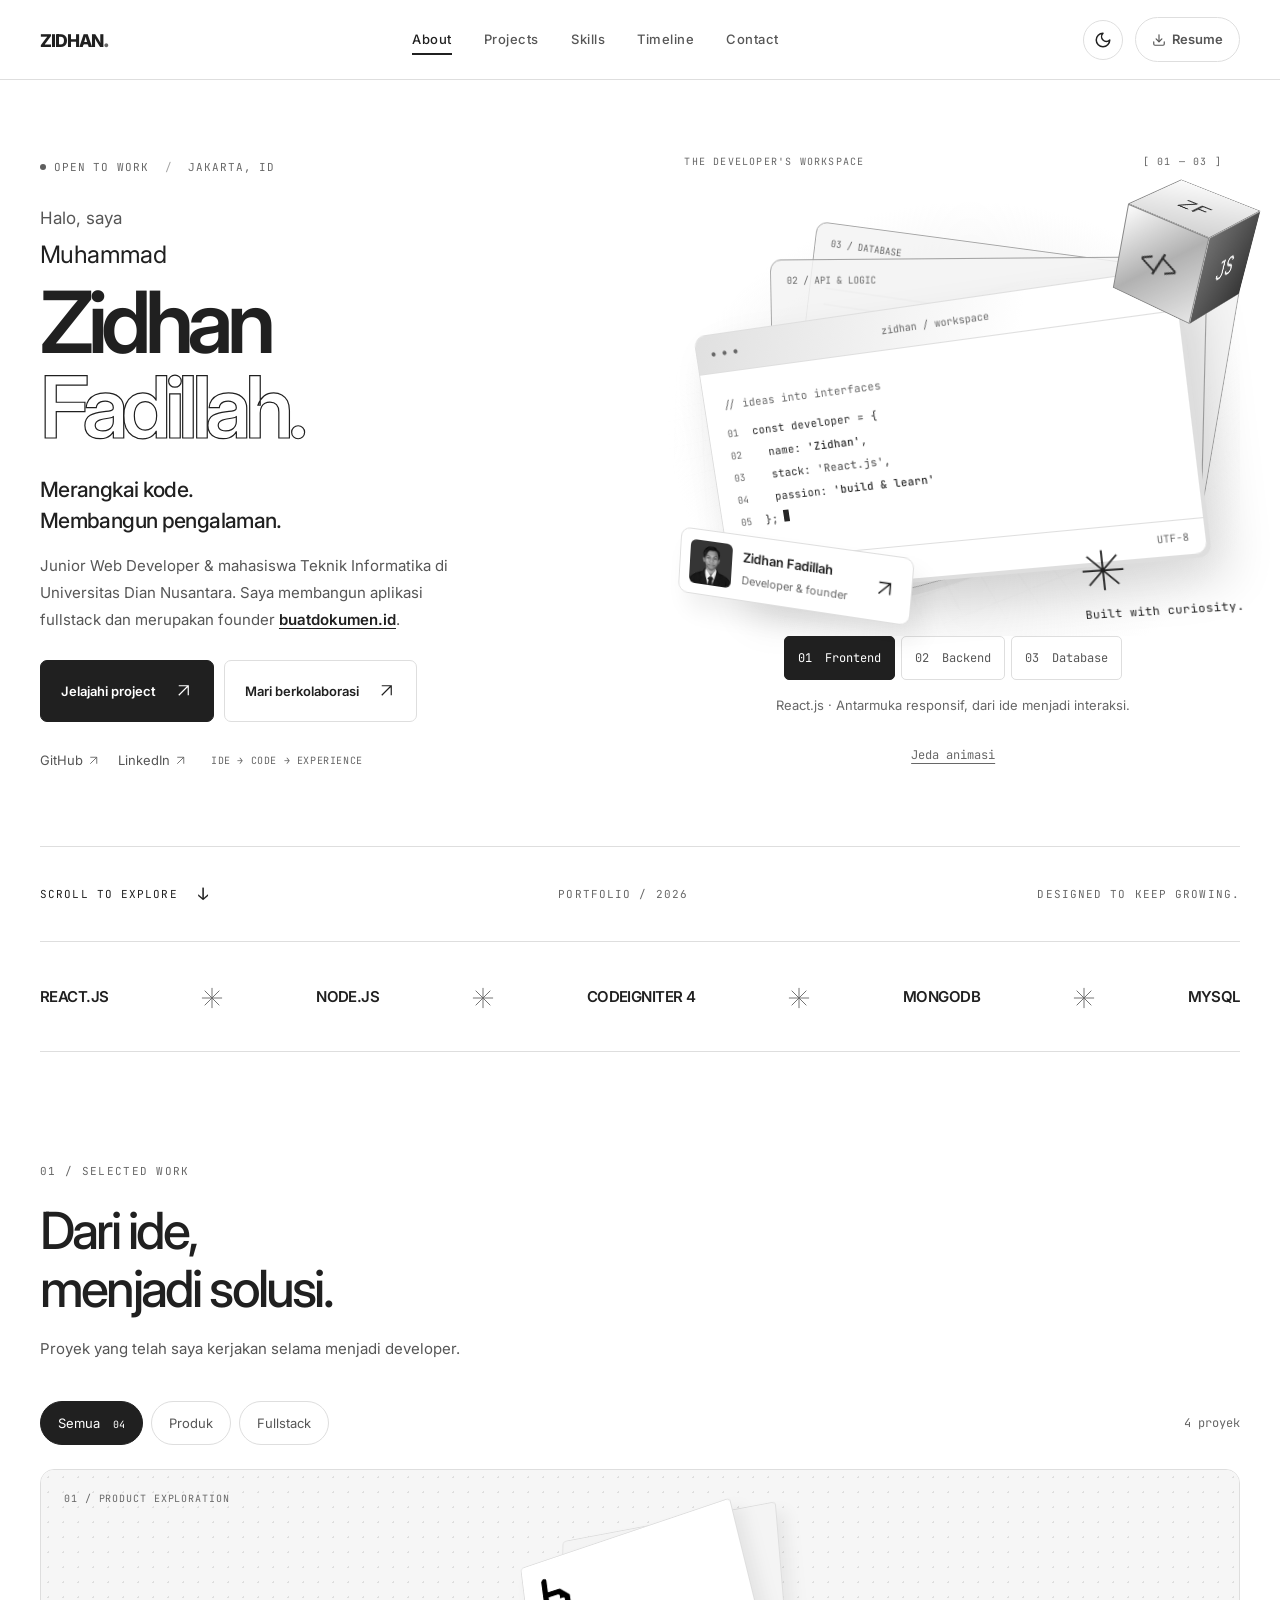
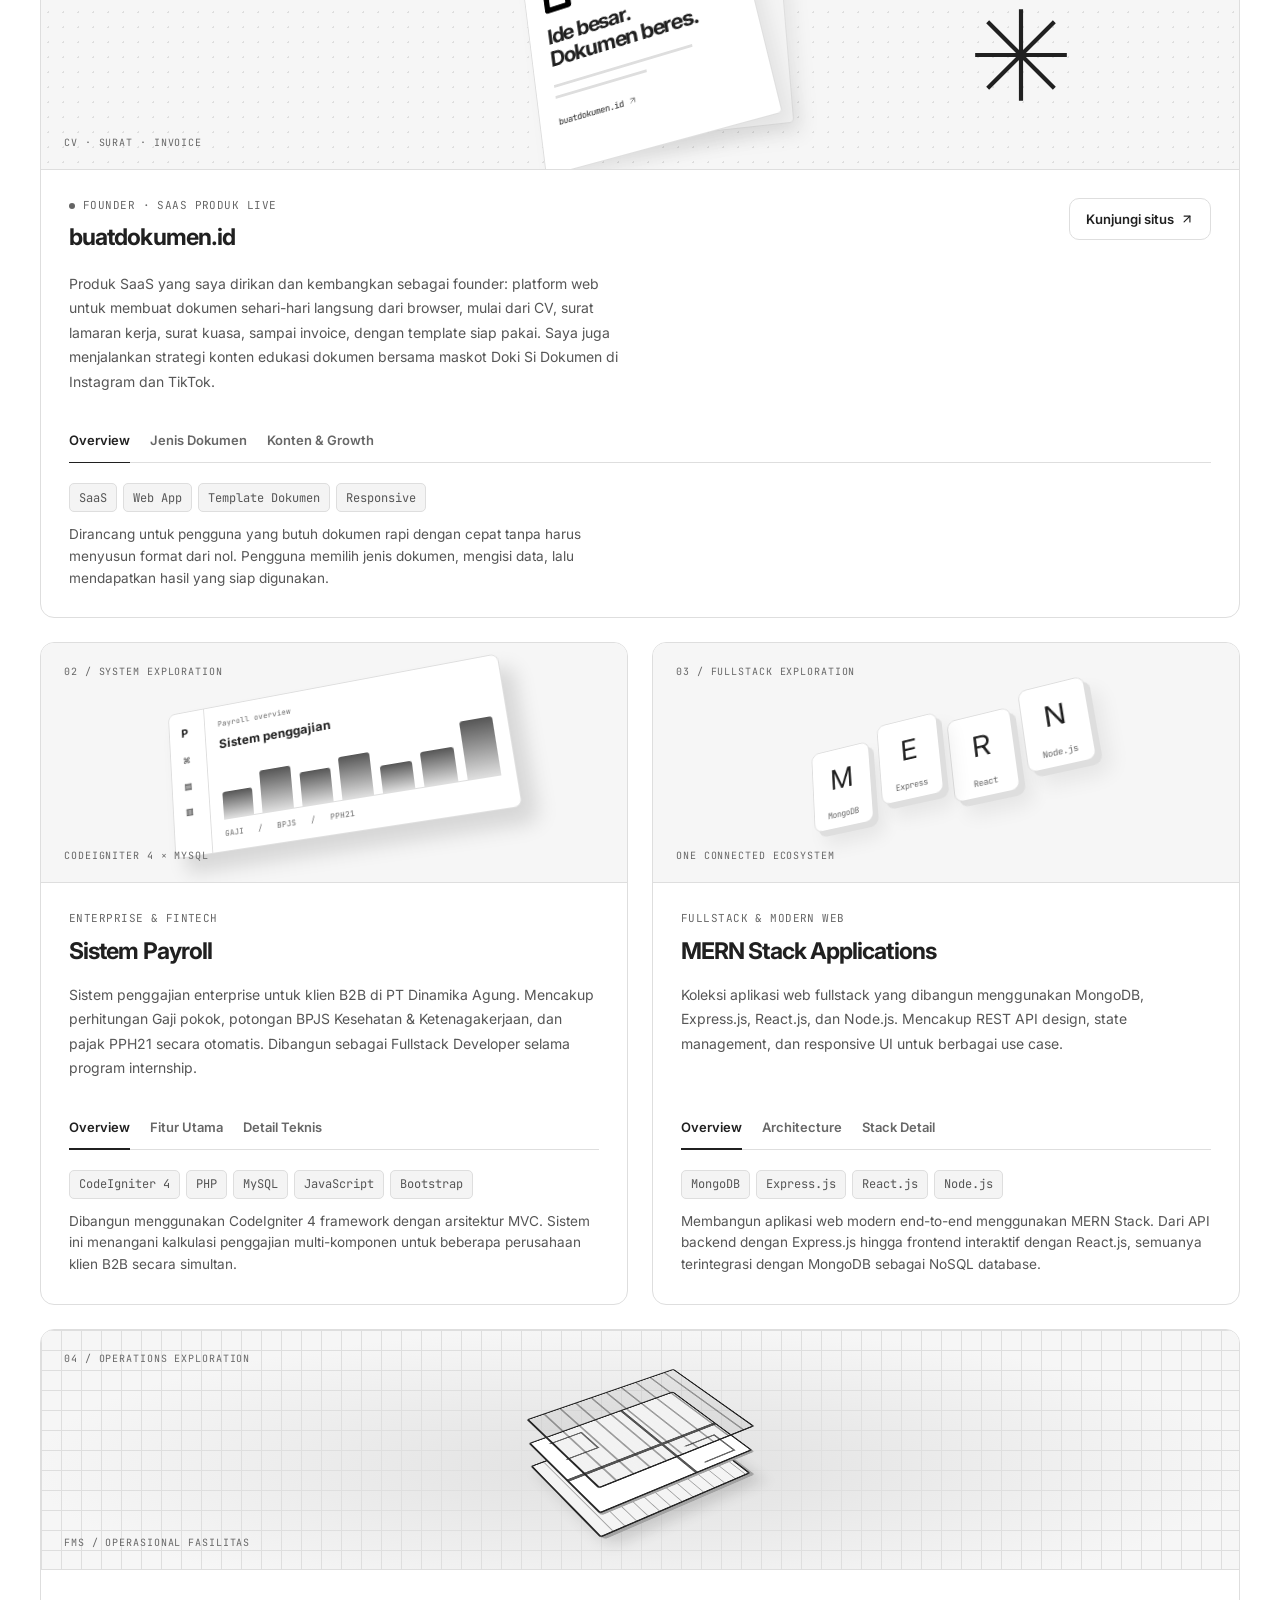
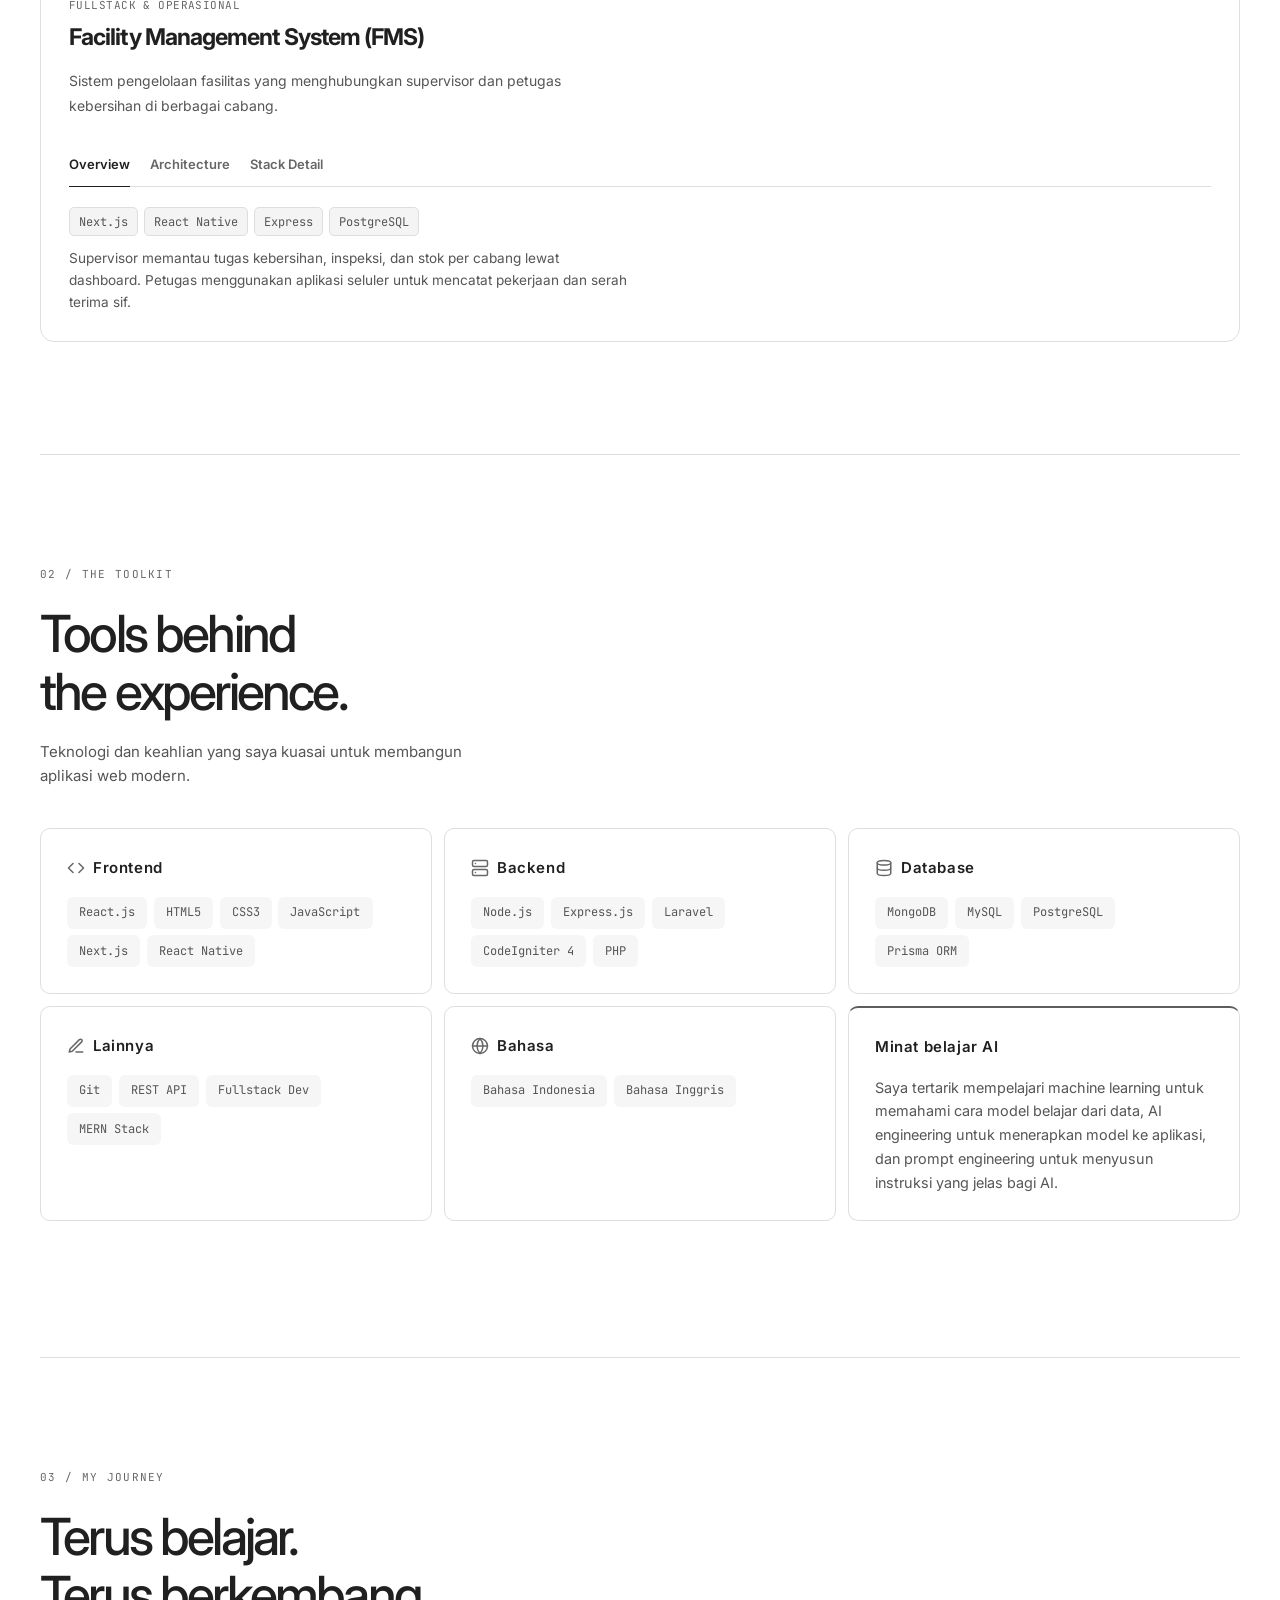
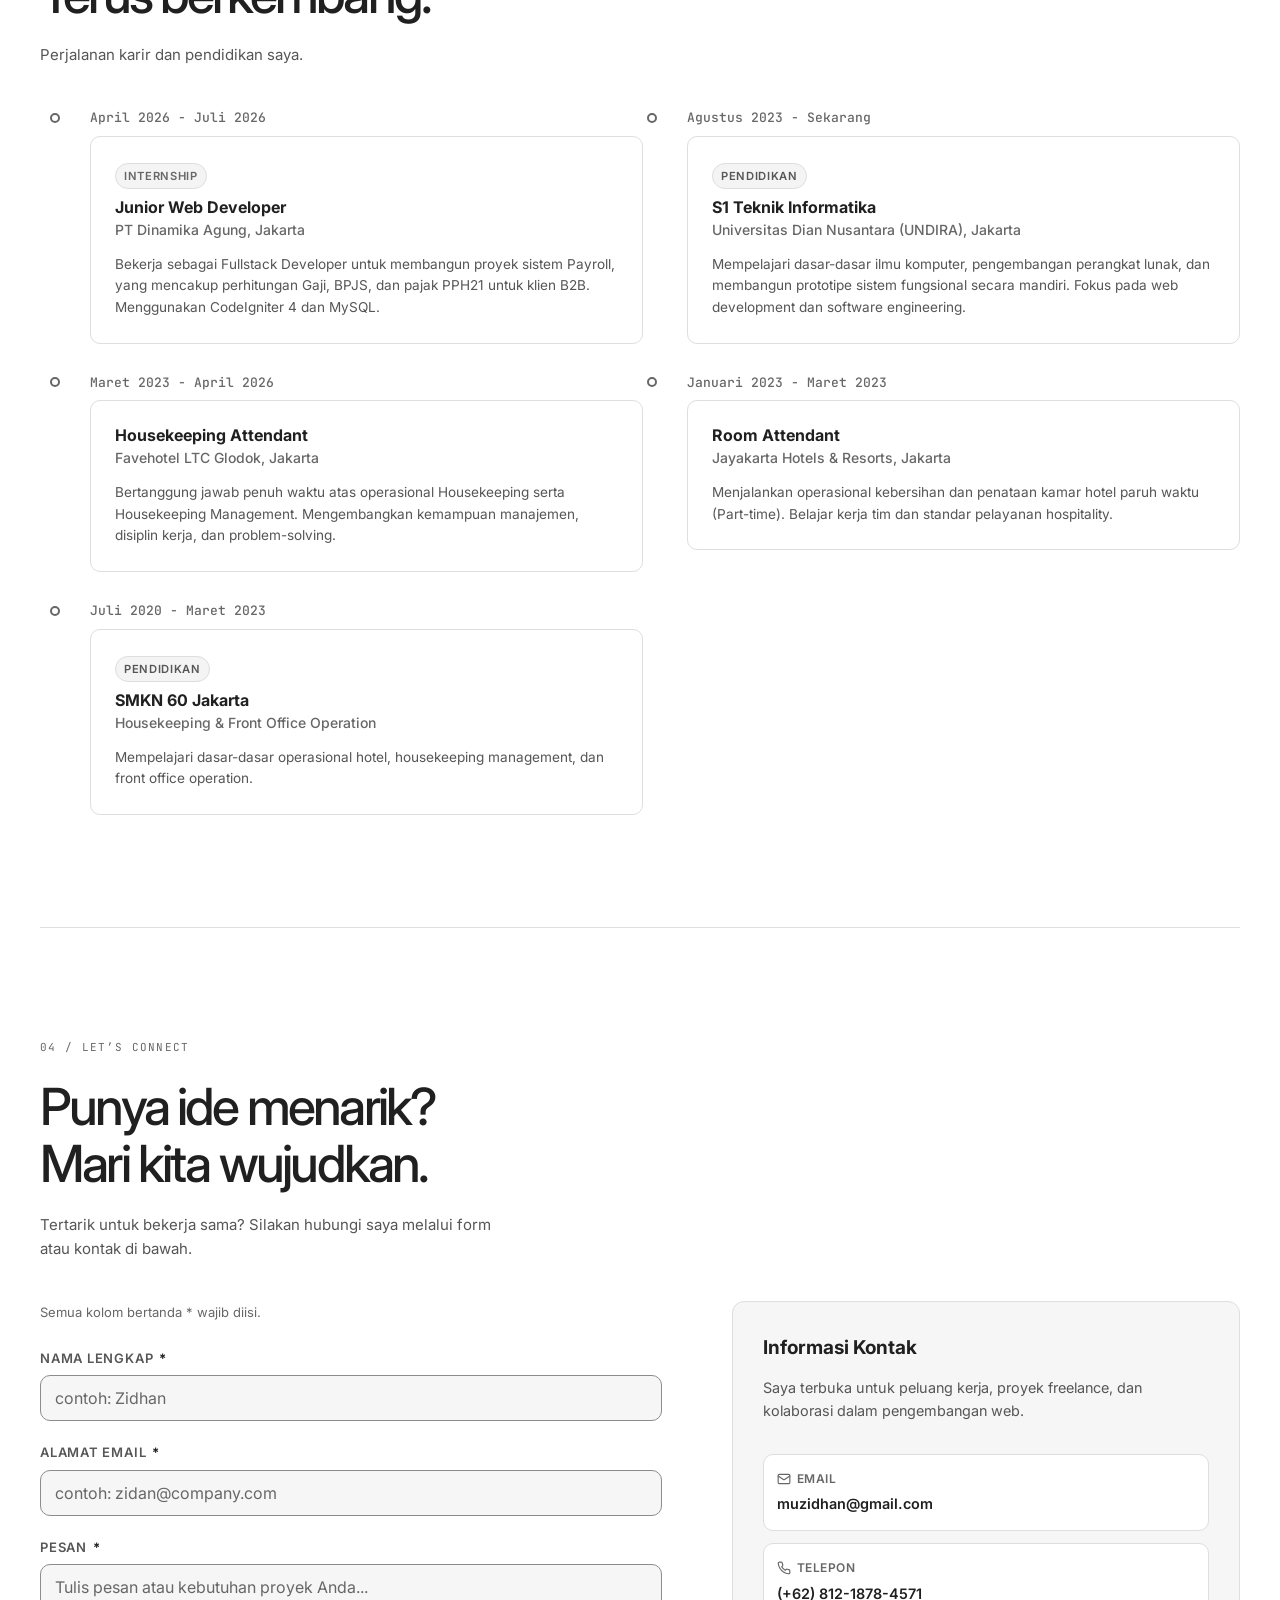
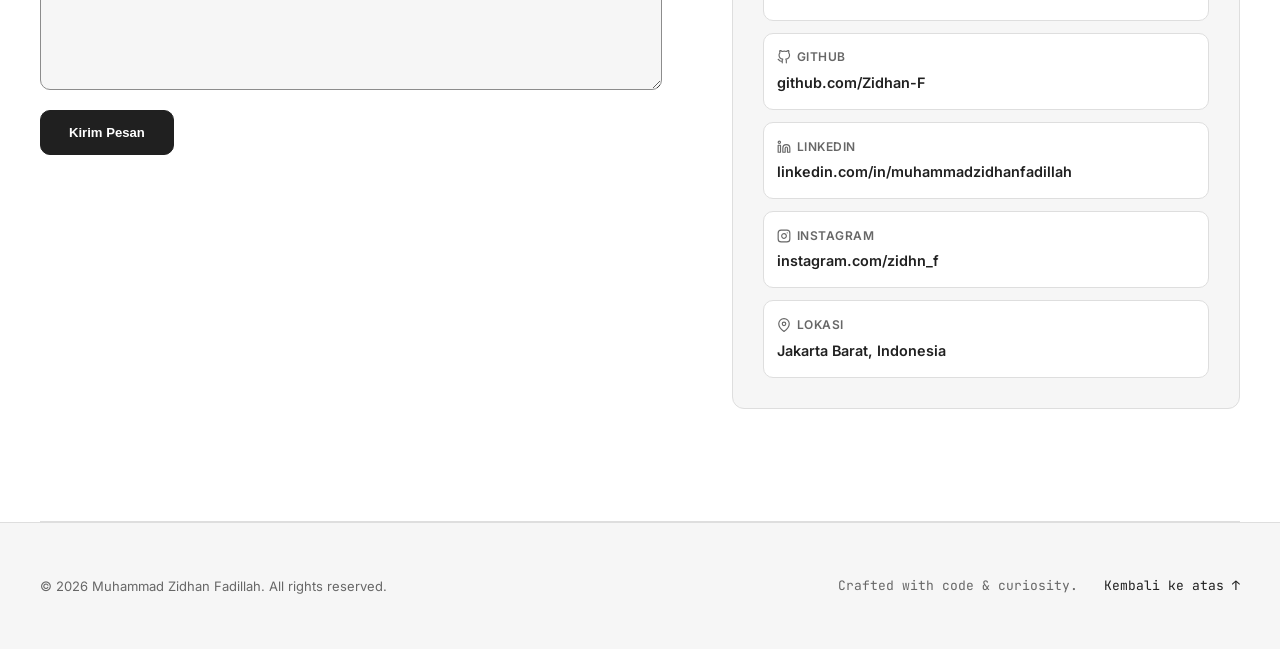
<file: index.html>
<!DOCTYPE html>
<html lang="id">

<head>
    <meta charset="UTF-8">
    <meta name="viewport" content="width=device-width, initial-scale=1.0">
    <title>Muhammad Zidhan Fadillah | Junior Web Developer & Teknik Informatika</title>

    <!-- Meta tags for SEO -->
    <meta name="description"
        content="Portfolio Muhammad Zidhan Fadillah - Junior Web Developer & Mahasiswa Teknik Informatika di Universitas Dian Nusantara. Founder buatdokumen.id. Spesialisasi MERN Stack & Fullstack Web Development.">
    <meta name="keywords"
        content="Muhammad Zidhan Fadillah, Founder buatdokumen.id, Junior Web Developer, Teknik Informatika, MERN Stack, Fullstack Developer, CodeIgniter, Portfolio">
    <meta name="author" content="Muhammad Zidhan Fadillah">
    <meta name="theme-color" content="#ffffff" media="(prefers-color-scheme: light)">
    <meta name="theme-color" content="#121212" media="(prefers-color-scheme: dark)">

    <!-- Open Graph / Facebook / WhatsApp -->
    <meta property="og:type" content="website">
    <meta property="og:url" content="https://zidhan-f.github.io/Portofolio-Pribadi/">
    <meta property="og:title" content="Muhammad Zidhan Fadillah | Junior Web Developer Portfolio">
    <meta property="og:description"
        content="Junior Web Developer & Mahasiswa Teknik Informatika - Membangun aplikasi web fullstack dengan MERN Stack & CodeIgniter.">
    <meta property="og:image" content="https://zidhan-f.github.io/Portofolio-Pribadi/profile-photo.jpeg">
    <meta property="og:image:secure_url" content="https://zidhan-f.github.io/Portofolio-Pribadi/profile-photo.jpeg">
    <meta property="og:image:type" content="image/jpeg">
    <meta property="og:image:alt" content="Foto Profil Muhammad Zidhan Fadillah - Junior Web Developer">

    <!-- Twitter Card -->
    <meta name="twitter:card" content="summary_large_image">
    <meta name="twitter:title" content="Muhammad Zidhan Fadillah | Junior Web Developer Portfolio">
    <meta name="twitter:description"
        content="Junior Web Developer & Mahasiswa Teknik Informatika - Membangun aplikasi web fullstack dengan MERN Stack & CodeIgniter.">
    <meta name="twitter:image" content="https://zidhan-f.github.io/Portofolio-Pribadi/profile-photo.jpeg">

    <!-- Fonts -->
    <link rel="preconnect" href="https://fonts.googleapis.com">
    <link rel="preconnect" href="https://fonts.gstatic.com" crossorigin>
    <link
        href="https://fonts.googleapis.com/css2?family=Inter:wght@400;500;600;700;800&family=JetBrains+Mono:wght@400;500&display=swap"
        rel="stylesheet">

    <!-- Tema diterapkan sebelum CSS dimuat agar tidak ada kedipan tema yang salah -->
    <script>
        (function () {
            var root = document.documentElement;
            root.classList.add('js');
            var saved = null;
            try { saved = localStorage.getItem('theme'); } catch (e) { }
            var prefersDark = window.matchMedia && window.matchMedia('(prefers-color-scheme: dark)').matches;
            if (saved === 'dark' || (!saved && prefersDark)) root.setAttribute('data-theme', 'dark');
        })();
    </script>

    <!-- Stylesheets -->
    <link rel="stylesheet" href="style.css?v=dbf8a65d02d4">
    <link rel="stylesheet" href="experience.css?v=51ccdc0e4027">

    <!-- JSON-LD Structured Data for Google SEO & AI Overview -->
    <script type="application/ld+json">
    {
      "@context": "https://schema.org",
      "@graph": [
        {
          "@type": "ProfilePage",
          "@id": "https://zidhan-f.github.io/Portofolio-Pribadi/#profilepage",
          "url": "https://zidhan-f.github.io/Portofolio-Pribadi/",
          "name": "Muhammad Zidhan Fadillah | Portfolio & Profile",
          "mainEntity": {
            "@id": "https://zidhan-f.github.io/Portofolio-Pribadi/#person"
          }
        },
        {
          "@type": "Person",
          "@id": "https://zidhan-f.github.io/Portofolio-Pribadi/#person",
          "name": "Muhammad Zidhan Fadillah",
          "alternateName": ["Zidhan Fadillah", "Muhammad Zidhan"],
          "jobTitle": "Junior Web Developer",
          "description": "Junior Web Developer dan Mahasiswa S1 Teknik Informatika di Universitas Dian Nusantara yang berfokus pada pengembangan web fullstack menggunakan MERN Stack dan CodeIgniter 4.",
          "image": {
            "@type": "ImageObject",
            "@id": "https://zidhan-f.github.io/Portofolio-Pribadi/profile-photo.jpeg",
            "url": "https://zidhan-f.github.io/Portofolio-Pribadi/profile-photo.jpeg",
            "caption": "Muhammad Zidhan Fadillah - Junior Web Developer"
          },
          "url": "https://zidhan-f.github.io/Portofolio-Pribadi/",
          "sameAs": [
            "https://www.linkedin.com/in/muhammadzidhanfadillah/",
            "https://github.com/Zidhan-F",
            "https://www.instagram.com/zidhn_f/"
          ],
          "subjectOf": {
            "@type": "WebPage",
            "url": "https://www.linkedin.com/in/muhammadzidhanfadillah/",
            "name": "Muhammad Zidhan Fadillah LinkedIn Profile"
          },
          "affiliation": {
            "@type": "CollegeOrUniversity",
            "name": "Universitas Dian Nusantara",
            "sameAs": "https://undira.ac.id"
          },
          "alumniOf": {
            "@type": "HighSchool",
            "name": "SMKN 60 Jakarta"
          },
          "knowsAbout": [
            "Web Development",
            "MERN Stack",
            "Node.js",
            "React.js",
            "Laravel",
            "CodeIgniter 4",
            "PHP",
            "MySQL",
            "MongoDB",
            "Next.js",
            "React Native",
            "PostgreSQL",
            "Prisma",
            "Fullstack Web Development"
          ],
          "address": {
            "@type": "PostalAddress",
            "addressLocality": "Jakarta Barat",
            "addressRegion": "DKI Jakarta",
            "addressCountry": "Indonesia"
          }
        },
        {
          "@type": "Organization",
          "@id": "https://buatdokumen.id/#organization",
          "name": "buatdokumen.id",
          "url": "https://buatdokumen.id",
          "description": "Platform web untuk membuat dokumen sehari-hari seperti CV, surat lamaran kerja, surat kuasa, dan invoice dengan template siap pakai.",
          "founder": {
            "@id": "https://zidhan-f.github.io/Portofolio-Pribadi/#person"
          }
        }
      ]
    }
    </script>
</head>

<body>
    <a href="#main-content" class="skip-link">Langsung ke konten utama</a>

    <div class="reading-progress" aria-hidden="true"></div>

    <!-- Navigation Bar -->
    <header class="navbar" id="navbar">
        <div class="nav-container">
            <a href="#about" class="logo" id="nav-logo" aria-label="Zidhan, kembali ke atas">ZIDHAN<span class="logo-dot" aria-hidden="true">.</span></a>
            <nav class="nav-links" id="nav-links" aria-label="Navigasi utama">
                <a href="#about" class="nav-link">About</a>
                <a href="#projects" class="nav-link">Projects</a>
                <a href="#skills" class="nav-link">Skills</a>
                <a href="#timeline" class="nav-link">Timeline</a>
                <a href="#contact" class="nav-link">Contact</a>
            </nav>
            <div class="nav-actions">
                <button type="button" class="theme-toggle" id="theme-toggle" aria-label="Mode gelap" aria-pressed="false">
                    <!-- Moon icon (default for light mode) -->
                    <svg aria-hidden="true" focusable="false" class="icon-moon" xmlns="http://www.w3.org/2000/svg" width="18" height="18" viewBox="0 0 24 24"
                        fill="none" stroke="currentColor" stroke-width="2" stroke-linecap="round"
                        stroke-linejoin="round">
                        <path d="M12 3a6 6 0 0 0 9 9 9 9 0 1 1-9-9Z" />
                    </svg>
                    <!-- Sun icon -->
                    <svg aria-hidden="true" focusable="false" class="icon-sun" xmlns="http://www.w3.org/2000/svg" width="18" height="18" viewBox="0 0 24 24"
                        fill="none" stroke="currentColor" stroke-width="2" stroke-linecap="round"
                        stroke-linejoin="round">
                        <circle cx="12" cy="12" r="4" />
                        <path d="M12 2v2" />
                        <path d="M12 20v2" />
                        <path d="m4.93 4.93 1.41 1.41" />
                        <path d="m17.66 17.66 1.41 1.41" />
                        <path d="M2 12h2" />
                        <path d="M20 12h2" />
                        <path d="m6.34 17.66-1.41 1.41" />
                        <path d="m19.07 4.93-1.41 1.41" />
                    </svg>
                </button>
                <a href="Resume Zidhan.pdf" download class="btn btn-outline cv-btn" id="cv-download-btn">
                    <svg aria-hidden="true" focusable="false" xmlns="http://www.w3.org/2000/svg" width="14" height="14" viewBox="0 0 24 24" fill="none"
                        stroke="currentColor" stroke-width="2" stroke-linecap="round" stroke-linejoin="round">
                        <path d="M21 15v4a2 2 0 0 1-2 2H5a2 2 0 0 1-2-2v-4" />
                        <polyline points="7 10 12 15 17 10" />
                        <line x1="12" y1="15" x2="12" y2="3" />
                    </svg>
                    Resume
                </a>
                <!-- Mobile Hamburger -->
                <button type="button" class="hamburger" id="hamburger" aria-label="Buka menu"
                    aria-expanded="false" aria-controls="nav-links">
                    <span class="hamburger-line"></span>
                    <span class="hamburger-line"></span>
                    <span class="hamburger-line"></span>
                </button>
            </div>
        </div>
    </header>

    <!-- Main Content Container -->
    <main class="content-wrapper" id="main-content" tabindex="-1">

        <!-- A lightweight CSS 3D scene: no WebGL or framework required. -->
        <section id="about" class="section hero-section">
            <div class="hero-content">
                <span class="hero-tagline"><span class="availability-dot" aria-hidden="true"></span> OPEN TO WORK <span class="tagline-divider">/</span> JAKARTA, ID</span>
                <p class="hero-intro">Halo, saya</p>
                <h1 class="hero-title"><span class="given-name">Muhammad</span>Zidhan<br><span class="outline-name">Fadillah.</span></h1>
                <p class="hero-subtitle">Merangkai kode.<br>Membangun pengalaman.</p>
                <p class="hero-description">Junior Web Developer &amp; mahasiswa Teknik Informatika di Universitas Dian Nusantara. Saya membangun aplikasi fullstack dan merupakan founder <a href="#project-buatdokumen" class="inline-link">buatdokumen.id</a>.</p>
                <div class="hero-cta">
                    <a href="#projects" class="btn btn-primary">Jelajahi project <span aria-hidden="true"><svg class="arrow-icon" aria-hidden="true" viewBox="0 0 24 24" fill="none" stroke="currentColor" stroke-width="1.5"><path d="M6 18 18 6M6 6h12v12"/></svg></span></a>
                    <a href="#contact" class="btn btn-secondary">Mari berkolaborasi <span aria-hidden="true"><svg class="arrow-icon" aria-hidden="true" viewBox="0 0 24 24" fill="none" stroke="currentColor" stroke-width="1.5"><path d="M6 18 18 6M6 6h12v12"/></svg></span></a>
                </div>
                <div class="hero-socials"><a href="https://github.com/Zidhan-F" target="_blank" rel="noopener noreferrer">GitHub <svg class="arrow-icon" aria-hidden="true" viewBox="0 0 24 24" fill="none" stroke="currentColor" stroke-width="1.5"><path d="M6 18 18 6M6 6h12v12"/></svg><span class="sr-only"> (tab baru)</span></a><a href="https://www.linkedin.com/in/muhammadzidhanfadillah/" target="_blank" rel="noopener noreferrer">LinkedIn <svg class="arrow-icon" aria-hidden="true" viewBox="0 0 24 24" fill="none" stroke="currentColor" stroke-width="1.5"><path d="M6 18 18 6M6 6h12v12"/></svg><span class="sr-only"> (tab baru)</span></a><span>IDE → CODE → EXPERIENCE</span></div>
            </div>
            <div class="hero-visual">
                <div class="scene-heading"><span>THE DEVELOPER'S WORKSPACE</span><span aria-hidden="true">[ 01 — 03 ]</span></div>
                <div class="dev-scene" id="dev-scene" data-layer="frontend">
                    <div class="scene-grid" aria-hidden="true"></div>
                    <div class="scene-orbit" aria-hidden="true"><i class="orbit-track"></i></div>
                    <div class="scene-world" id="scene-world">
                        <div class="glass-plate plate-back" aria-hidden="true"><span>03 / DATABASE</span><div class="plate-lines"></div></div>
                        <div class="glass-plate plate-middle" aria-hidden="true"><span>02 / API &amp; LOGIC</span><div class="plate-lines"></div></div>
                        <div class="workspace-card">
                            <div class="workspace-bar"><span class="window-dots" aria-hidden="true">● ● ●</span><span>zidhan / workspace</span><span aria-hidden="true"><svg class="arrow-icon" aria-hidden="true" viewBox="0 0 24 24" fill="none" stroke="currentColor" stroke-width="1.5"><path d="M6 18 18 6M6 6h12v12"/></svg></span></div>
                            <div class="workspace-content">
                                <p class="code-comment">// ideas into interfaces</p>
                                <div class="code-line"><span>01</span>const developer = {</div>
                                <div class="code-line"><span>02</span>&nbsp; name: <b>'Zidhan'</b>,</div>
                                <div class="code-line"><span>03</span>&nbsp; stack: <b id="scene-stack">'React.js'</b>,</div>
                                <div class="code-line"><span>04</span>&nbsp; passion: <b>'build &amp; learn'</b></div>
                                <div class="code-line"><span>05</span>};<i class="code-caret" aria-hidden="true"></i></div>
                            </div>
                            <div class="workspace-footer"><span><span class="tiny-dot" aria-hidden="true"></span> Fullstack development</span><span>UTF-8</span></div>
                        </div>
                        <div class="code-cube" aria-hidden="true"><div class="cube-face cube-front">&lt;/&gt;</div><div class="cube-face cube-back">{ }</div><div class="cube-face cube-right">JS</div><div class="cube-face cube-left">API</div><div class="cube-face cube-top">ZF</div><div class="cube-face cube-bottom">01</div></div>
                        <div class="portrait-chip"><img src="profile-thumb.webp" alt="Muhammad Zidhan Fadillah" width="48" height="48" decoding="async"><div><strong>Zidhan Fadillah</strong><span>Developer &amp; founder</span></div><span class="portrait-plus" aria-hidden="true"><svg class="arrow-icon" aria-hidden="true" viewBox="0 0 24 24" fill="none" stroke="currentColor" stroke-width="1.5"><path d="M6 18 18 6M6 6h12v12"/></svg></span></div>
                        <div class="floating-label" aria-hidden="true"><span><svg class="asterisk-icon" aria-hidden="true" viewBox="0 0 48 48" fill="none" stroke="currentColor" stroke-width="2"><path d="M24 2v44M2 24h44M8 8l32 32M8 40 40 8"/></svg></span> Built with curiosity.</div>
                    </div>
                </div>
                <div class="scene-controls" role="group" aria-label="Jelajahi lapisan tech stack">
                    <button type="button" data-layer="frontend" aria-pressed="true">01 <span>Frontend</span></button>
                    <button type="button" data-layer="backend" aria-pressed="false">02 <span>Backend</span></button>
                    <button type="button" data-layer="database" aria-pressed="false">03 <span>Database</span></button>
                </div>
                <p class="scene-caption" id="scene-caption" aria-live="polite">React.js · Antarmuka responsif, dari ide menjadi interaksi.</p>
                <button type="button" class="motion-toggle" id="motion-toggle" aria-pressed="false">Jeda animasi</button>
            </div>
            <div class="hero-bottom"><a href="#projects">SCROLL TO EXPLORE <span aria-hidden="true">↓</span></a><span>PORTFOLIO / 2026</span><span>DESIGNED TO KEEP GROWING.</span></div>
        </section>
        <div class="stack-ribbon" role="group" aria-label="Teknologi utama"><span>REACT.JS</span><i aria-hidden="true"><svg class="asterisk-icon" aria-hidden="true" viewBox="0 0 48 48" fill="none" stroke="currentColor" stroke-width="2"><path d="M24 2v44M2 24h44M8 8l32 32M8 40 40 8"/></svg></i><span>NODE.JS</span><i aria-hidden="true"><svg class="asterisk-icon" aria-hidden="true" viewBox="0 0 48 48" fill="none" stroke="currentColor" stroke-width="2"><path d="M24 2v44M2 24h44M8 8l32 32M8 40 40 8"/></svg></i><span>CODEIGNITER 4</span><i aria-hidden="true"><svg class="asterisk-icon" aria-hidden="true" viewBox="0 0 48 48" fill="none" stroke="currentColor" stroke-width="2"><path d="M24 2v44M2 24h44M8 8l32 32M8 40 40 8"/></svg></i><span>MONGODB</span><i aria-hidden="true"><svg class="asterisk-icon" aria-hidden="true" viewBox="0 0 48 48" fill="none" stroke="currentColor" stroke-width="2"><path d="M24 2v44M2 24h44M8 8l32 32M8 40 40 8"/></svg></i><span>MYSQL</span></div>

        <!-- Projects Section -->
        <section id="projects" class="section projects-section">
            <div class="section-header reveal">
                <span class="section-eyebrow">01 / SELECTED WORK</span><h2 class="section-title">Dari ide,<br>menjadi solusi.</h2>
                <p class="section-desc">Proyek yang telah saya kerjakan selama menjadi developer.</p>
            </div>

            <div class="project-toolbar"><div class="project-filters" role="group" aria-label="Filter proyek"><button type="button" data-filter="all" aria-pressed="true">Semua <span>04</span></button><button type="button" data-filter="product" aria-pressed="false">Produk</button><button type="button" data-filter="fullstack" aria-pressed="false">Fullstack</button></div><span id="project-count" role="status">4 proyek</span></div>
            <div class="projects-grid" id="projects-grid">

                <!-- Featured Project: buatdokumen.id -->
                <article class="project-card project-featured reveal" id="project-buatdokumen" data-category="product">
                    <div class="project-art document-art" aria-hidden="true"><span class="art-label">01 / PRODUCT EXPLORATION</span><div class="document-stack"><div class="paper paper-back"></div><div class="paper paper-front"><span class="paper-logo"></span><strong>Ide besar.<br>Dokumen beres.</strong><div class="paper-rule"></div><div class="paper-rule short"></div><span class="paper-bottom">buatdokumen.id <svg class="arrow-icon" aria-hidden="true" viewBox="0 0 24 24" fill="none" stroke="currentColor" stroke-width="1.5"><path d="M6 18 18 6M6 6h12v12"/></svg></span></div></div><span class="art-caption">CV · SURAT · INVOICE</span><span class="art-symbol"><svg class="asterisk-icon" aria-hidden="true" viewBox="0 0 48 48" fill="none" stroke="currentColor" stroke-width="2"><path d="M24 2v44M2 24h44M8 8l32 32M8 40 40 8"/></svg></span></div>
                    <div class="project-featured-head">
                        <div class="project-meta">
                            <span class="project-category">Founder &middot; SaaS Produk Live</span>
                            <h3 class="project-name">buatdokumen.id</h3>
                        </div>
                        <a href="https://buatdokumen.id" target="_blank" rel="noopener noreferrer"
                            class="btn btn-secondary project-link">
                            Kunjungi situs
                            <svg aria-hidden="true" focusable="false" xmlns="http://www.w3.org/2000/svg" width="14" height="14" viewBox="0 0 24 24"
                                fill="none" stroke="currentColor" stroke-width="2" stroke-linecap="round"
                                stroke-linejoin="round">
                                <path d="M7 17 17 7" />
                                <path d="M7 7h10v10" />
                            </svg>
                            <span class="sr-only">(membuka tab baru)</span>
                        </a>
                    </div>
                    <p class="project-desc">
                        Produk SaaS yang saya dirikan dan kembangkan sebagai founder: platform web untuk membuat
                        dokumen sehari-hari langsung dari browser, mulai dari CV, surat lamaran kerja, surat kuasa,
                        sampai invoice, dengan template siap pakai. Saya juga menjalankan strategi konten edukasi
                        dokumen bersama maskot Doki Si Dokumen di Instagram dan TikTok.
                    </p>

                    <div class="tab-container">
                        <div class="tab-nav" role="tablist" aria-label="Detail buatdokumen.id">
                            <button type="button" class="tab-btn active" data-tab="bd-overview" role="tab"
                                aria-selected="true">Overview</button>
                            <button type="button" class="tab-btn" data-tab="bd-features" role="tab"
                                aria-selected="false">Jenis Dokumen</button>
                            <button type="button" class="tab-btn" data-tab="bd-growth" role="tab"
                                aria-selected="false">Konten &amp; Growth</button>
                        </div>

                        <div class="tab-panel active" id="bd-overview" role="tabpanel">
                            <ul class="tech-tags">
                                <li>SaaS</li>
                                <li>Web App</li>
                                <li>Template Dokumen</li>
                                <li>Responsive</li>
                            </ul>
                            <p class="tab-text">
                                Dirancang untuk pengguna yang butuh dokumen rapi dengan cepat tanpa harus menyusun
                                format dari nol. Pengguna memilih jenis dokumen, mengisi data, lalu mendapatkan hasil
                                yang siap digunakan.
                            </p>
                        </div>

                        <div class="tab-panel" id="bd-features" role="tabpanel">
                            <div class="metrics-widget">
                                <div class="widget-row">
                                    <span class="widget-key">Karier</span>
                                    <span class="widget-val">CV &amp; Surat Lamaran</span>
                                </div>
                                <div class="widget-row">
                                    <span class="widget-key">Legal Umum</span>
                                    <span class="widget-val">Surat Kuasa</span>
                                </div>
                                <div class="widget-row">
                                    <span class="widget-key">Bisnis</span>
                                    <span class="widget-val">Invoice</span>
                                </div>
                            </div>
                            <p class="tab-text text-sm">
                                Setiap jenis dokumen memakai template terstruktur sehingga format dan urutan isinya
                                konsisten.
                            </p>
                        </div>

                        <div class="tab-panel" id="bd-growth" role="tabpanel">
                            <div class="metrics-widget">
                                <div class="widget-row">
                                    <span class="widget-key">Peran</span>
                                    <span class="widget-val">Founder</span>
                                </div>
                                <div class="widget-row">
                                    <span class="widget-key">Maskot</span>
                                    <span class="widget-val">Doki Si Dokumen</span>
                                </div>
                                <div class="widget-row">
                                    <span class="widget-key">Kanal</span>
                                    <span class="widget-val font-mono text-sm">Instagram &amp; TikTok</span>
                                </div>
                                <div class="widget-row">
                                    <span class="widget-key">Format</span>
                                    <span class="widget-val font-mono text-sm">Reels edukasi 3D</span>
                                </div>
                            </div>
                            <p class="tab-text text-sm">
                                Pertumbuhan organik lewat video edukasi singkat seputar dokumen yang diproduksi
                                dengan pipeline otomatis (naskah, suara, dan render video).
                            </p>
                        </div>
                    </div>
                </article>

                <!-- Project 1: Payroll System -->
                <article class="project-card reveal" id="project-payroll" data-category="fullstack">
                    <div class="project-art payroll-art" aria-hidden="true"><span class="art-label">02 / SYSTEM EXPLORATION</span><div class="mini-dashboard"><div class="mini-sidebar">P<span>⌘</span><span>▤</span><span>▥</span></div><div class="mini-main"><span>Payroll overview</span><strong>Sistem penggajian</strong><div class="mini-chart"><i></i><i></i><i></i><i></i><i></i><i></i><i></i></div><span>GAJI &nbsp; / &nbsp; BPJS &nbsp; / &nbsp; PPH21</span></div></div><span class="art-caption">CODEIGNITER 4 × MYSQL</span></div>
                    <div class="project-meta">
                        <span class="project-category">Enterprise &amp; FinTech</span>
                        <h3 class="project-name">Sistem Payroll</h3>
                    </div>
                    <p class="project-desc">
                        Sistem penggajian enterprise untuk klien B2B di PT Dinamika Agung. Mencakup perhitungan Gaji
                        pokok, potongan BPJS Kesehatan &amp; Ketenagakerjaan, dan pajak PPH21 secara otomatis. Dibangun
                        sebagai Fullstack Developer selama program internship.
                    </p>

                    <!-- Tabs Navigation -->
                    <div class="tab-container">
                        <div class="tab-nav" role="tablist" aria-label="Detail Sistem Payroll">
                            <button type="button" class="tab-btn active" data-tab="payroll-overview" role="tab"
                                aria-selected="true">Overview</button>
                            <button type="button" class="tab-btn" data-tab="payroll-features" role="tab" aria-selected="false">Fitur
                                Utama</button>
                            <button type="button" class="tab-btn" data-tab="payroll-metrics" role="tab" aria-selected="false">Detail
                                Teknis</button>
                        </div>

                        <!-- Tab Content 1: Overview -->
                        <div class="tab-panel active" id="payroll-overview" role="tabpanel">
                            <ul class="tech-tags">
                                <li>CodeIgniter 4</li>
                                <li>PHP</li>
                                <li>MySQL</li>
                                <li>JavaScript</li>
                                <li>Bootstrap</li>
                            </ul>
                            <p class="tab-text">
                                Dibangun menggunakan CodeIgniter 4 framework dengan arsitektur MVC. Sistem ini menangani
                                kalkulasi penggajian multi-komponen untuk beberapa perusahaan klien B2B secara simultan.
                            </p>
                        </div>

                        <!-- Tab Content 2: Features -->
                        <div class="tab-panel" id="payroll-features" role="tabpanel">
                            <div class="metrics-widget">
                                <div class="widget-row">
                                    <span class="widget-key">Perhitungan Gaji</span>
                                    <span class="widget-val">Otomatis</span>
                                </div>
                                <div class="widget-row">
                                    <span class="widget-key">BPJS Kesehatan</span>
                                    <span class="widget-val">Auto-deduct</span>
                                </div>
                                <div class="widget-row">
                                    <span class="widget-key">BPJS Ketenagakerjaan</span>
                                    <span class="widget-val">Auto-deduct</span>
                                </div>
                                <div class="widget-row">
                                    <span class="widget-key">Pajak PPH21</span>
                                    <span class="widget-val">Kalkulasi TER</span>
                                </div>
                            </div>
                            <p class="tab-text text-sm">
                                Menghitung gaji bersih karyawan dengan memperhitungkan seluruh komponen potongan sesuai
                                regulasi Indonesia (BPJS dan PPH21).
                            </p>
                        </div>

                        <!-- Tab Content 3: Technical Details -->
                        <div class="tab-panel" id="payroll-metrics" role="tabpanel">
                            <div class="metrics-widget">
                                <div class="widget-row">
                                    <span class="widget-key">Framework</span>
                                    <span class="widget-val font-mono text-sm">CodeIgniter 4</span>
                                </div>
                                <div class="widget-row">
                                    <span class="widget-key">Architecture</span>
                                    <span class="widget-val font-mono text-sm">MVC Pattern</span>
                                </div>
                                <div class="widget-row">
                                    <span class="widget-key">Database</span>
                                    <span class="widget-val font-mono text-sm">MySQL (Relational)</span>
                                </div>
                            </div>
                            <p class="tab-text text-sm">
                                Menggunakan database relasional MySQL dengan normalisasi tabel untuk data karyawan,
                                komponen gaji, dan riwayat penggajian. Query dioptimalkan untuk batch processing.
                            </p>
                        </div>
                    </div>
                </article>

                <!-- Project 2: MERN Stack Project -->
                <article class="project-card reveal reveal-delay-1" id="project-mern" data-category="fullstack">
                    <div class="project-art mern-art" aria-hidden="true"><span class="art-label">03 / FULLSTACK EXPLORATION</span><div class="mern-nodes"><span class="mern-node">M<small>MongoDB</small></span><span class="mern-node">E<small>Express</small></span><span class="mern-node">R<small>React</small></span><span class="mern-node">N<small>Node.js</small></span></div><span class="art-caption">ONE CONNECTED ECOSYSTEM</span></div>
                    <div class="project-meta">
                        <span class="project-category">Fullstack &amp; Modern Web</span>
                        <h3 class="project-name">MERN Stack Applications</h3>
                    </div>
                    <p class="project-desc">
                        Koleksi aplikasi web fullstack yang dibangun menggunakan MongoDB, Express.js, React.js, dan
                        Node.js. Mencakup REST API design, state management, dan responsive UI untuk berbagai use case.
                    </p>

                    <!-- Tabs Navigation -->
                    <div class="tab-container">
                        <div class="tab-nav" role="tablist" aria-label="Detail MERN Stack Applications">
                            <button type="button" class="tab-btn active" data-tab="mern-overview" role="tab"
                                aria-selected="true">Overview</button>
                            <button type="button" class="tab-btn" data-tab="mern-arch" role="tab"
                                aria-selected="false">Architecture</button>
                            <button type="button" class="tab-btn" data-tab="mern-stack" role="tab" aria-selected="false">Stack
                                Detail</button>
                        </div>

                        <!-- Tab Content 1: Overview -->
                        <div class="tab-panel active" id="mern-overview" role="tabpanel">
                            <ul class="tech-tags">
                                <li>MongoDB</li>
                                <li>Express.js</li>
                                <li>React.js</li>
                                <li>Node.js</li>
                            </ul>
                            <p class="tab-text">
                                Membangun aplikasi web modern end-to-end menggunakan MERN Stack. Dari API backend dengan
                                Express.js hingga frontend interaktif dengan React.js, semuanya terintegrasi dengan
                                MongoDB sebagai NoSQL database.
                            </p>
                        </div>

                        <!-- Tab Content 2: Architecture -->
                        <div class="tab-panel" id="mern-arch" role="tabpanel">
                            <div class="db-schema-visual">
                                <div class="schema-table">
                                    <span class="table-name">React Client</span>
                                    <span class="table-col">Components</span>
                                    <span class="table-col">State Mgmt</span>
                                    <span class="table-col">API Calls</span>
                                </div>
                                <div class="schema-arrow">&rarr;</div>
                                <div class="schema-table">
                                    <span class="table-name">Express API</span>
                                    <span class="table-col">Routes</span>
                                    <span class="table-col">Controllers</span>
                                    <span class="table-col">Middleware</span>
                                </div>
                                <div class="schema-arrow">&rarr;</div>
                                <div class="schema-table">
                                    <span class="table-name">MongoDB</span>
                                    <span class="table-col">Collections</span>
                                    <span class="table-col">Mongoose ODM</span>
                                    <span class="table-col">Indexes</span>
                                </div>
                            </div>
                            <p class="tab-text text-sm">
                                Arsitektur 3-tier: React frontend → Express REST API → MongoDB database. Setiap layer
                                dipisahkan dengan jelas untuk maintainability.
                            </p>
                        </div>

                        <!-- Tab Content 3: Stack Detail -->
                        <div class="tab-panel" id="mern-stack" role="tabpanel">
                            <div class="metrics-widget">
                                <div class="widget-row">
                                    <span class="widget-key">Frontend</span>
                                    <span class="widget-val font-mono text-sm">React.js + Hooks</span>
                                </div>
                                <div class="widget-row">
                                    <span class="widget-key">Backend</span>
                                    <span class="widget-val font-mono text-sm">Node.js + Express</span>
                                </div>
                                <div class="widget-row">
                                    <span class="widget-key">Database</span>
                                    <span class="widget-val font-mono text-sm">MongoDB + Mongoose</span>
                                </div>
                            </div>
                            <p class="tab-text text-sm">
                                Menggunakan React Hooks untuk state management, Express middleware untuk authentication
                                &amp; validation, dan Mongoose ODM untuk schema modeling di MongoDB.
                            </p>
                        </div>
                    </div>
                </article>

                <article class="project-card reveal" id="project-fms" data-category="fullstack">
                    <div class="project-art facility-art" aria-hidden="true">
                        <span class="art-label">04 / OPERATIONS EXPLORATION</span>
                        <div class="facility-model">
                            <div class="facility-slab foundation"></div>
                            <div class="facility-slab floor-plan"></div>
                            <div class="facility-slab canopy"></div>
                        </div>
                        <span class="art-caption">FMS / OPERASIONAL FASILITAS</span>
                    </div>
                    <div class="project-meta">
                        <span class="project-category">Fullstack &amp; Operasional</span>
                        <h3 class="project-name">Facility Management System (FMS)</h3>
                    </div>
                    <p class="project-desc">Sistem pengelolaan fasilitas yang menghubungkan supervisor dan petugas kebersihan di berbagai cabang.</p>
                    <div class="tab-container">
                        <div class="tab-nav" role="tablist" aria-label="Detail Facility Management System">
                            <button type="button" class="tab-btn active" data-tab="fms-overview" role="tab" aria-selected="true">Overview</button>
                            <button type="button" class="tab-btn" data-tab="fms-architecture" role="tab" aria-selected="false">Architecture</button>
                            <button type="button" class="tab-btn" data-tab="fms-stack" role="tab" aria-selected="false">Stack Detail</button>
                        </div>
                        <div class="tab-panel active" id="fms-overview" role="tabpanel">
                            <ul class="tech-tags"><li>Next.js</li><li>React Native</li><li>Express</li><li>PostgreSQL</li></ul>
                            <p class="tab-text">Supervisor memantau tugas kebersihan, inspeksi, dan stok per cabang lewat dashboard. Petugas menggunakan aplikasi seluler untuk mencatat pekerjaan dan serah terima sif.</p>
                        </div>
                        <div class="tab-panel" id="fms-architecture" role="tabpanel">
                            <div class="db-schema-visual">
                                <div class="schema-table"><span class="table-name">Klien</span><span class="table-col">Dashboard web</span><span class="table-col">Aplikasi petugas</span></div>
                                <span class="schema-arrow" aria-hidden="true">&rarr;</span>
                                <div class="schema-table"><span class="table-name">REST API</span><span class="table-col">Hak akses</span><span class="table-col">Sinkronisasi</span></div>
                                <span class="schema-arrow" aria-hidden="true">&rarr;</span>
                                <div class="schema-table"><span class="table-name">PostgreSQL</span><span class="table-col">Data cabang</span><span class="table-col">Catatan tugas</span></div>
                            </div>
                            <p class="tab-text">Kedua klien mengakses API yang sama. Saat luring, aplikasi petugas mengantrekan perubahan tugas. Saat sinkronisasi, aplikasi mengirim antrean itu ke server lalu mengambil pembaruan terbaru.</p>
                        </div>
                        <div class="tab-panel" id="fms-stack" role="tabpanel">
                            <div class="metrics-widget">
                                <div class="widget-row"><span class="widget-key">Dashboard</span><span class="widget-val font-mono text-sm">Next.js · React</span></div>
                                <div class="widget-row"><span class="widget-key">Aplikasi petugas</span><span class="widget-val font-mono text-sm">React Native · Expo</span></div>
                                <div class="widget-row"><span class="widget-key">API</span><span class="widget-val font-mono text-sm">Node.js · Express</span></div>
                                <div class="widget-row"><span class="widget-key">Data</span><span class="widget-val font-mono text-sm">PostgreSQL · Prisma</span></div>
                            </div>
                        </div>
                    </div>
                </article>

            </div>
        </section>

        <!-- Skills Section -->
        <section id="skills" class="section skills-section">
            <div class="section-header reveal">
                <span class="section-eyebrow">02 / THE TOOLKIT</span><h2 class="section-title">Tools behind<br>the experience.</h2>
                <p class="section-desc">Teknologi dan keahlian yang saya kuasai untuk membangun aplikasi web modern.</p>
            </div>

            <div class="skills-grid reveal reveal-delay-1">
                <div class="skill-category">
                    <h3 class="skill-category-title">
                        <svg aria-hidden="true" focusable="false" xmlns="http://www.w3.org/2000/svg" width="18" height="18" viewBox="0 0 24 24" fill="none"
                            stroke="currentColor" stroke-width="2" stroke-linecap="round" stroke-linejoin="round">
                            <polyline points="16 18 22 12 16 6" />
                            <polyline points="8 6 2 12 8 18" />
                        </svg>
                        Frontend
                    </h3>
                    <div class="skill-tags">
                        <span class="skill-tag">React.js</span>
                        <span class="skill-tag">HTML5</span>
                        <span class="skill-tag">CSS3</span>
                        <span class="skill-tag">JavaScript</span>
                        <span class="skill-tag">Next.js</span>
                        <span class="skill-tag">React Native</span>
                    </div>
                </div>
                <div class="skill-category">
                    <h3 class="skill-category-title">
                        <svg aria-hidden="true" focusable="false" xmlns="http://www.w3.org/2000/svg" width="18" height="18" viewBox="0 0 24 24" fill="none"
                            stroke="currentColor" stroke-width="2" stroke-linecap="round" stroke-linejoin="round">
                            <rect x="2" y="2" width="20" height="8" rx="2" ry="2" />
                            <rect x="2" y="14" width="20" height="8" rx="2" ry="2" />
                            <line x1="6" y1="6" x2="6.01" y2="6" />
                            <line x1="6" y1="18" x2="6.01" y2="18" />
                        </svg>
                        Backend
                    </h3>
                    <div class="skill-tags">
                        <span class="skill-tag">Node.js</span>
                        <span class="skill-tag">Express.js</span>
                        <span class="skill-tag">Laravel</span>
                        <span class="skill-tag">CodeIgniter 4</span>
                        <span class="skill-tag">PHP</span>
                    </div>
                </div>
                <div class="skill-category">
                    <h3 class="skill-category-title">
                        <svg aria-hidden="true" focusable="false" xmlns="http://www.w3.org/2000/svg" width="18" height="18" viewBox="0 0 24 24" fill="none"
                            stroke="currentColor" stroke-width="2" stroke-linecap="round" stroke-linejoin="round">
                            <ellipse cx="12" cy="5" rx="9" ry="3" />
                            <path d="M21 12c0 1.66-4 3-9 3s-9-1.34-9-3" />
                            <path d="M3 5v14c0 1.66 4 3 9 3s9-1.34 9-3V5" />
                        </svg>
                        Database
                    </h3>
                    <div class="skill-tags">
                        <span class="skill-tag">MongoDB</span>
                        <span class="skill-tag">MySQL</span>
                        <span class="skill-tag">PostgreSQL</span>
                        <span class="skill-tag">Prisma ORM</span>
                    </div>
                </div>
                <div class="skill-category">
                    <h3 class="skill-category-title">
                        <svg aria-hidden="true" focusable="false" xmlns="http://www.w3.org/2000/svg" width="18" height="18" viewBox="0 0 24 24" fill="none"
                            stroke="currentColor" stroke-width="2" stroke-linecap="round" stroke-linejoin="round">
                            <path d="M12 20h9" />
                            <path d="M16.5 3.5a2.121 2.121 0 0 1 3 3L7 19l-4 1 1-4L16.5 3.5z" />
                        </svg>
                        Lainnya
                    </h3>
                    <div class="skill-tags">
                        <span class="skill-tag">Git</span>
                        <span class="skill-tag">REST API</span>
                        <span class="skill-tag">Fullstack Dev</span>
                        <span class="skill-tag">MERN Stack</span>
                    </div>
                </div>
                <div class="skill-category lang-card">
                    <h3 class="skill-category-title">
                        <svg aria-hidden="true" focusable="false" xmlns="http://www.w3.org/2000/svg" width="18" height="18" viewBox="0 0 24 24" fill="none"
                            stroke="currentColor" stroke-width="2" stroke-linecap="round" stroke-linejoin="round">
                            <circle cx="12" cy="12" r="10" />
                            <line x1="2" y1="12" x2="22" y2="12" />
                            <path
                                d="M12 2a15.3 15.3 0 0 1 4 10 15.3 15.3 0 0 1-4 10 15.3 15.3 0 0 1-4-10 15.3 15.3 0 0 1 4-10z" />
                        </svg>
                        Bahasa
                    </h3>
                    <div class="skill-tags">
                        <span class="skill-tag">Bahasa Indonesia</span>
                        <span class="skill-tag">Bahasa Inggris</span>
                    </div>
                </div>
                <div class="skill-category learning-interest">
                    <h3 class="skill-category-title">Minat belajar AI</h3>
                    <p>Saya tertarik mempelajari machine learning untuk memahami cara model belajar dari data, AI engineering untuk menerapkan model ke aplikasi, dan prompt engineering untuk menyusun instruksi yang jelas bagi AI.</p>
                </div>
            </div>
        </section>

        <!-- Professional Timeline Section -->
        <section id="timeline" class="section timeline-section">
            <div class="section-header reveal">
                <span class="section-eyebrow">03 / MY JOURNEY</span><h2 class="section-title">Terus belajar.<br>Terus berkembang.</h2>
                <p class="section-desc">Perjalanan karir dan pendidikan saya.</p>
            </div>

            <div class="timeline-container">

                <div class="timeline-item reveal">
                    <div class="timeline-dot"></div>
                    <div class="timeline-time">April 2026 - Juli 2026</div>
                    <div class="timeline-content">
                        <div class="timeline-badge">Internship</div>
                        <h3>Junior Web Developer</h3>
                        <span class="timeline-org">PT Dinamika Agung, Jakarta</span>
                        <p>Bekerja sebagai Fullstack Developer untuk membangun proyek sistem Payroll, yang mencakup
                            perhitungan Gaji, BPJS, dan pajak PPH21 untuk klien B2B. Menggunakan CodeIgniter 4 dan
                            MySQL.</p>
                    </div>
                </div>

                <div class="timeline-item reveal reveal-delay-1">
                    <div class="timeline-dot"></div>
                    <div class="timeline-time">Agustus 2023 - Sekarang</div>
                    <div class="timeline-content">
                        <div class="timeline-badge badge-edu">Pendidikan</div>
                        <h3>S1 Teknik Informatika</h3>
                        <span class="timeline-org">Universitas Dian Nusantara (UNDIRA), Jakarta</span>
                        <p>Mempelajari dasar-dasar ilmu komputer, pengembangan perangkat lunak, dan membangun prototipe
                            sistem fungsional secara mandiri. Fokus pada web development dan software engineering.</p>
                    </div>
                </div>

                <div class="timeline-item reveal reveal-delay-2">
                    <div class="timeline-dot"></div>
                    <div class="timeline-time">Maret 2023 - April 2026</div>
                    <div class="timeline-content">
                        <h3>Housekeeping Attendant</h3>
                        <span class="timeline-org">Favehotel LTC Glodok, Jakarta</span>
                        <p>Bertanggung jawab penuh waktu atas operasional Housekeeping serta Housekeeping Management.
                            Mengembangkan kemampuan manajemen, disiplin kerja, dan problem-solving.</p>
                    </div>
                </div>

                <div class="timeline-item reveal reveal-delay-3">
                    <div class="timeline-dot"></div>
                    <div class="timeline-time">Januari 2023 - Maret 2023</div>
                    <div class="timeline-content">
                        <h3>Room Attendant</h3>
                        <span class="timeline-org">Jayakarta Hotels &amp; Resorts, Jakarta</span>
                        <p>Menjalankan operasional kebersihan dan penataan kamar hotel paruh waktu (Part-time). Belajar
                            kerja tim dan standar pelayanan hospitality.</p>
                    </div>
                </div>

                <div class="timeline-item reveal reveal-delay-3">
                    <div class="timeline-dot"></div>
                    <div class="timeline-time">Juli 2020 - Maret 2023</div>
                    <div class="timeline-content">
                        <div class="timeline-badge badge-edu">Pendidikan</div>
                        <h3>SMKN 60 Jakarta</h3>
                        <span class="timeline-org">Housekeeping &amp; Front Office Operation</span>
                        <p>Mempelajari dasar-dasar operasional hotel, housekeeping management, dan front office
                            operation.</p>
                    </div>
                </div>

            </div>
        </section>

        <!-- Contact Section -->
        <section id="contact" class="section contact-section">
            <div class="section-header reveal">
                <span class="section-eyebrow">04 / LET’S CONNECT</span><h2 class="section-title">Punya ide menarik?<br>Mari kita wujudkan<span class="title-period">.</span></h2>
                <p class="section-desc">Tertarik untuk bekerja sama? Silakan hubungi saya melalui form atau kontak di
                    bawah.</p>
            </div>

            <div class="contact-grid">
                <form class="contact-form reveal" id="portfolio-contact-form" action="https://formspree.io/f/mzdneenj"
                    method="POST" novalidate>
                    <p class="form-required-note" id="form-required-note">Semua kolom bertanda <span aria-hidden="true">*</span> wajib diisi.</p>
                    <div class="form-group">
                        <label for="input-name">Nama Lengkap <span class="required-mark" aria-hidden="true">*</span></label>
                        <input type="text" id="input-name" name="name" required autocomplete="name"
                            placeholder="contoh: Zidhan" aria-describedby="err-name">
                        <span class="error-msg" id="err-name">Nama wajib diisi agar saya tahu siapa yang menghubungi.</span>
                    </div>

                    <div class="form-group">
                        <label for="input-email">Alamat Email <span class="required-mark" aria-hidden="true">*</span></label>
                        <input type="email" id="input-email" name="email" required autocomplete="email"
                            inputmode="email" placeholder="contoh: zidan@company.com" aria-describedby="err-email">
                        <span class="error-msg" id="err-email">Masukkan email lengkap, misalnya nama@domain.com.</span>
                    </div>

                    <div class="form-group">
                        <label for="input-message">Pesan <span class="required-mark" aria-hidden="true">*</span></label>
                        <textarea id="input-message" name="message" rows="5" required
                            placeholder="Tulis pesan atau kebutuhan proyek Anda..."
                            aria-describedby="err-message"></textarea>
                        <span class="error-msg" id="err-message">Tulis pesan singkat tentang kebutuhan atau ide Anda.</span>
                    </div>

                    <!-- Honeypot anti-spam Formspree: tersembunyi dari pengguna, diisi oleh bot. -->
                    <input type="text" name="_gotcha" tabindex="-1" autocomplete="off" hidden>

                    <button type="submit" class="btn btn-primary btn-submit" id="btn-submit-form">
                        Kirim Pesan
                    </button>

                    <div class="form-feedback form-success" id="form-success-feedback" role="status" tabindex="-1">
                        Pesan berhasil dikirim. Saya akan membalas dalam 24 jam.
                    </div>
                    <div class="form-feedback form-error" id="form-error-feedback" role="alert" tabindex="-1">
                        Pesan gagal dikirim. Periksa koneksi Anda lalu coba lagi, atau kirim email langsung ke
                        <a href="mailto:muzidhan@gmail.com">muzidhan@gmail.com</a>.
                    </div>
                </form>

                <div class="contact-info-panel reveal reveal-delay-1">
                    <h3>Informasi Kontak</h3>
                    <p>Saya terbuka untuk peluang kerja, proyek freelance, dan kolaborasi dalam pengembangan web.</p>

                    <div class="contact-links">
                        <a href="mailto:muzidhan@gmail.com" class="contact-item-link">
                            <span class="contact-label">
                                <svg aria-hidden="true" focusable="false" xmlns="http://www.w3.org/2000/svg" width="14" height="14" viewBox="0 0 24 24"
                                    fill="none" stroke="currentColor" stroke-width="2" stroke-linecap="round"
                                    stroke-linejoin="round">
                                    <rect x="2" y="4" width="20" height="16" rx="2" />
                                    <path d="m22 7-8.97 5.7a1.94 1.94 0 0 1-2.06 0L2 7" />
                                </svg>
                                Email
                            </span>
                            <span class="contact-value">muzidhan@gmail.com</span>
                        </a>
                        <a href="tel:+6281218784571" class="contact-item-link">
                            <span class="contact-label">
                                <svg aria-hidden="true" focusable="false" xmlns="http://www.w3.org/2000/svg" width="14" height="14" viewBox="0 0 24 24"
                                    fill="none" stroke="currentColor" stroke-width="2" stroke-linecap="round"
                                    stroke-linejoin="round">
                                    <path
                                        d="M22 16.92v3a2 2 0 0 1-2.18 2 19.79 19.79 0 0 1-8.63-3.07 19.5 19.5 0 0 1-6-6 19.79 19.79 0 0 1-3.07-8.67A2 2 0 0 1 4.11 2h3a2 2 0 0 1 2 1.72c.127.96.361 1.903.7 2.81a2 2 0 0 1-.45 2.11L8.09 9.91a16 16 0 0 0 6 6l1.27-1.27a2 2 0 0 1 2.11-.45c.907.339 1.85.573 2.81.7A2 2 0 0 1 22 16.92z" />
                                </svg>
                                Telepon
                            </span>
                            <span class="contact-value">(+62) 812-1878-4571</span>
                        </a>
                        <a href="https://github.com/Zidhan-F" target="_blank" rel="noopener noreferrer" class="contact-item-link">
                            <span class="contact-label">
                                <svg aria-hidden="true" focusable="false" xmlns="http://www.w3.org/2000/svg" width="14" height="14" viewBox="0 0 24 24"
                                    fill="none" stroke="currentColor" stroke-width="2" stroke-linecap="round"
                                    stroke-linejoin="round">
                                    <path
                                        d="M9 19c-5 1.5-5-2.5-7-3m14 6v-3.87a3.37 3.37 0 0 0-.94-2.61c3.14-.35 6.44-1.54 6.44-7A5.44 5.44 0 0 0 20 4.77 5.07 5.07 0 0 0 19.91 1S18.73.65 16 2.48a13.38 13.38 0 0 0-7 0C6.27.65 5.09 1 5.09 1A5.07 5.07 0 0 0 5 4.77a5.44 5.44 0 0 0-1.5 3.78c0 5.42 3.3 6.61 6.44 7A3.37 3.37 0 0 0 9 18.13V22" />
                                </svg>
                                GitHub
                            </span>
                            <span class="contact-value">github.com/Zidhan-F</span>
                            <span class="sr-only">(membuka tab baru)</span>
                        </a>
                        <a href="https://www.linkedin.com/in/muhammadzidhanfadillah/" target="_blank" rel="noopener noreferrer"
                            class="contact-item-link">
                            <span class="contact-label">
                                <svg aria-hidden="true" focusable="false" xmlns="http://www.w3.org/2000/svg" width="14" height="14" viewBox="0 0 24 24"
                                    fill="none" stroke="currentColor" stroke-width="2" stroke-linecap="round"
                                    stroke-linejoin="round">
                                    <path
                                        d="M16 8a6 6 0 0 1 6 6v7h-4v-7a2 2 0 0 0-2-2 2 2 0 0 0-2 2v7h-4v-7a6 6 0 0 1 6-6z" />
                                    <rect x="2" y="9" width="4" height="12" />
                                    <circle cx="4" cy="4" r="2" />
                                </svg>
                                LinkedIn
                            </span>
                            <span class="contact-value">linkedin.com/in/muhammadzidhanfadillah</span>
                            <span class="sr-only">(membuka tab baru)</span>
                        </a>
                        <a href="https://www.instagram.com/zidhn_f/" target="_blank" rel="noopener noreferrer"
                            class="contact-item-link">
                            <span class="contact-label">
                                <svg aria-hidden="true" focusable="false" xmlns="http://www.w3.org/2000/svg" width="14" height="14" viewBox="0 0 24 24"
                                    fill="none" stroke="currentColor" stroke-width="2" stroke-linecap="round"
                                    stroke-linejoin="round">
                                    <rect x="2" y="2" width="20" height="20" rx="5" ry="5" />
                                    <path d="M16 11.37A4 4 0 1 1 12.63 8 4 4 0 0 1 16 11.37z" />
                                    <line x1="17.5" y1="6.5" x2="17.51" y2="6.5" />
                                </svg>
                                Instagram
                            </span>
                            <span class="contact-value">instagram.com/zidhn_f</span>
                            <span class="sr-only">(membuka tab baru)</span>
                        </a>
                        <div class="contact-item-link location-card">
                            <span class="contact-label">
                                <svg aria-hidden="true" focusable="false" xmlns="http://www.w3.org/2000/svg" width="14" height="14" viewBox="0 0 24 24"
                                    fill="none" stroke="currentColor" stroke-width="2" stroke-linecap="round"
                                    stroke-linejoin="round">
                                    <path d="M21 10c0 7-9 13-9 13s-9-6-9-13a9 9 0 0 1 18 0z" />
                                    <circle cx="12" cy="10" r="3" />
                                </svg>
                                Lokasi
                            </span>
                            <span class="contact-value">Jakarta Barat, Indonesia</span>
                        </div>
                    </div>
                </div>
            </div>
        </section>

    </main>

    <!-- Footer -->
    <footer class="footer">
        <div class="footer-container">
            <span class="footer-copy">&copy; 2026 Muhammad Zidhan Fadillah. All rights reserved.</span>
            <span class="footer-design">Crafted with code &amp; curiosity. <a href="#about">Kembali ke atas ↑</a></span>
        </div>
    </footer>

    <!-- Script file -->
    <script src="app.js"></script>
    <script src="experience.js"></script>
</body>

</html>
</file>
<file: style.css>
/* ===========================
   Design System and Variables 
   =========================== */
:root {
    --bg-primary: #ffffff;
    --bg-secondary: #fafafa;
    --bg-tertiary: #f4f4f4;
    --text-primary: #181818;
    --text-secondary: #545454;
    --text-muted: #656565;
    --border-color: #e7e7e7;        /* garis dekoratif */
    --border-color-hover: #a3a3a3;
    --border-strong: #8c8c8c;       /* batas kontrol form, >= 3:1 (WCAG 1.4.11) */
    --focus-ring: #181818;
    --danger: #4d4d4d;
    --success: #646464;
    --code-color: rgba(18, 18, 18, 0.03);
    --shadow-sm: 0 1px 2px rgba(0, 0, 0, 0.04);
    --shadow-md: 0 4px 12px -2px rgba(0, 0, 0, 0.06), 0 2px 6px -1px rgba(0, 0, 0, 0.04);
    --shadow-lg: 0 10px 25px -5px rgba(0, 0, 0, 0.08), 0 8px 10px -6px rgba(0, 0, 0, 0.04);

    --font-sans: 'Inter', -apple-system, BlinkMacSystemFont, "Segoe UI", Roboto, sans-serif;
    --font-mono: 'JetBrains Mono', 'Fira Code', monospace;

    --transition-fast: 0.2s cubic-bezier(0.2, 0.8, 0.2, 1);
    --transition-normal: 0.4s cubic-bezier(0.2, 0.8, 0.2, 1);
    --transition-slow: 0.6s cubic-bezier(0.2, 0.8, 0.2, 1);

    --container-max: 1140px;
    --nav-height: 64px;
    --radius: 8px;
    --radius-lg: 12px;
}

/* Dark Theme */
[data-theme="dark"] {
    --bg-primary: #0a0a0a;
    --bg-secondary: #111111;
    --bg-tertiary: #1a1a1a;
    --text-primary: #f4f4f4;
    --text-secondary: #a2a2a2;
    --text-muted: #8c8c8c;
    --border-color: #272727;
    --border-color-hover: #404040;
    --border-strong: #6c6c6c;
    --focus-ring: #f4f4f4;
    --danger: #8e8e8e;
    --success: #9b9b9b;
    --code-color: rgba(244, 244, 244, 0.02);
    --shadow-sm: 0 1px 2px rgba(0, 0, 0, 0.5);
    --shadow-md: 0 4px 12px -2px rgba(0, 0, 0, 0.4);
    --shadow-lg: 0 10px 25px -5px rgba(0, 0, 0, 0.5);
}

/* ===========================
   Reset & Base Styles 
   =========================== */
*, *::before, *::after {
    margin: 0;
    padding: 0;
    box-sizing: border-box;
}

html {
    scroll-padding-top: calc(var(--nav-height) + 1rem);
    color-scheme: light;
    accent-color: var(--text-primary);
    -webkit-tap-highlight-color: rgba(128, 128, 128, 0.25);
}

a { color: inherit; }

[data-theme="dark"] { color-scheme: dark; }

@media (prefers-reduced-motion: no-preference) {
    html { scroll-behavior: smooth; }
}

/* ===========================
   Aksesibilitas: fokus, skip link, sr-only, cursor
   =========================== */
:focus-visible {
    outline: 2px solid var(--focus-ring);
    outline-offset: 3px;
    border-radius: 4px;
}

main:focus { outline: none; }

.skip-link {
    position: absolute;
    top: 0.75rem;
    left: 0.75rem;
    z-index: 2000;
    padding: 0.6rem 1rem;
    background-color: var(--text-primary);
    color: var(--bg-primary);
    font-size: 0.85rem;
    font-weight: 600;
    border-radius: var(--radius);
    text-decoration: none;
    transform: translateY(-200%);
}

.skip-link:focus { transform: translateY(0); }

.sr-only {
    position: absolute;
    width: 1px;
    height: 1px;
    padding: 0;
    margin: -1px;
    overflow: hidden;
    clip: rect(0, 0, 0, 0);
    white-space: nowrap;
    border: 0;
}

button,
summary,
[role="tab"],
a[href] { cursor: pointer; }

button:disabled,
[aria-disabled="true"] { cursor: not-allowed; opacity: 0.6; }

body {
    background-color: var(--bg-primary);
    color: var(--text-primary);
    font-family: var(--font-sans);
    line-height: 1.7;
    -webkit-font-smoothing: antialiased;
    -moz-osx-font-smoothing: grayscale;
    overflow-x: hidden;
    transition: background-color var(--transition-normal), color var(--transition-normal);
}

/* Scrollbar */
::-webkit-scrollbar { width: 5px; }
::-webkit-scrollbar-track { background: var(--bg-primary); }
::-webkit-scrollbar-thumb { background: var(--border-color); border-radius: 10px; }
::-webkit-scrollbar-thumb:hover { background: var(--text-muted); }

/* ===========================
   Navigation Bar 
   =========================== */
.navbar {
    position: fixed;
    top: 0;
    left: 0;
    width: 100%;
    height: var(--nav-height);
    background-color: rgba(255, 255, 255, 0.8);
    backdrop-filter: blur(20px) saturate(180%);
    -webkit-backdrop-filter: blur(20px) saturate(180%);
    border-bottom: 1px solid var(--border-color);
    z-index: 1000;
    transition: background-color var(--transition-normal), border-color var(--transition-normal), box-shadow var(--transition-normal);
}

[data-theme="dark"] .navbar {
    background-color: rgba(10, 10, 10, 0.85);
}

.navbar.scrolled {
    box-shadow: var(--shadow-sm);
}

.nav-container {
    max-width: var(--container-max);
    height: 100%;
    margin: 0 auto;
    padding: 0 1.5rem;
    display: flex;
    justify-content: space-between;
    align-items: center;
}

.logo {
    font-size: 0.9rem;
    font-weight: 800;
    letter-spacing: 0.12em;
    color: var(--text-primary);
    text-decoration: none;
    transition: opacity var(--transition-fast);
}

.logo:hover { opacity: 0.7; }

.logo-dot {
    color: var(--text-muted);
    font-size: 1.2em;
}

.nav-links {
    display: flex;
    gap: 2rem;
}

.nav-link {
    font-size: 0.8rem;
    font-weight: 500;
    letter-spacing: 0.04em;
    color: var(--text-secondary);
    text-decoration: none;
    transition: color var(--transition-fast);
    position: relative;
    padding: 0.25rem 0;
}

.nav-link::after {
    content: '';
    position: absolute;
    bottom: 0;
    left: 0;
    width: 100%;
    height: 1.5px;
    background-color: var(--text-primary);
    transform: scaleX(0);
    transform-origin: right;
    transition: transform 0.3s cubic-bezier(0.2, 0.8, 0.2, 1);
}

.nav-link:hover { color: var(--text-primary); }
.nav-link:hover::after { transform: scaleX(1); transform-origin: left; }
.nav-link.active { color: var(--text-primary); }
.nav-link.active::after { transform: scaleX(1); transform-origin: left; }

.nav-actions {
    display: flex;
    align-items: center;
    gap: 0.75rem;
}

/* Theme Toggle */
.theme-toggle {
    background: none;
    border: 1px solid var(--border-color);
    color: var(--text-primary);
    width: 40px;
    height: 40px;
    border-radius: var(--radius);
    cursor: pointer;
    display: flex;
    align-items: center;
    justify-content: center;
    transition: border-color var(--transition-fast), background-color var(--transition-fast);
}

.theme-toggle:hover {
    border-color: var(--border-color-hover);
    background-color: var(--bg-secondary);
}

.theme-toggle svg { transition: transform var(--transition-normal); }
.theme-toggle:hover svg { transform: rotate(15deg); }
.theme-toggle .icon-sun { display: none; }
[data-theme="dark"] .theme-toggle .icon-moon { display: none; }
[data-theme="dark"] .theme-toggle .icon-sun { display: block; }

/* Hamburger Menu */
.hamburger {
    display: none;
    background: none;
    border: none;
    cursor: pointer;
    width: 44px;
    height: 44px;
    margin-right: -10px;
    align-items: center;
    justify-content: center;
    flex-direction: column;
    gap: 5px;
    z-index: 1001;
    border-radius: var(--radius);
}

.hamburger-line {
    display: block;
    width: 20px;
    height: 2px;
    background-color: var(--text-primary);
    border-radius: 2px;
    transition: transform 0.3s ease, opacity 0.3s ease;
}

.hamburger.active .hamburger-line:nth-child(1) {
    transform: translateY(7px) rotate(45deg);
}

.hamburger.active .hamburger-line:nth-child(2) {
    opacity: 0;
}

.hamburger.active .hamburger-line:nth-child(3) {
    transform: translateY(-7px) rotate(-45deg);
}

/* ===========================
   Buttons 
   =========================== */
.btn {
    display: inline-flex;
    align-items: center;
    justify-content: center;
    font-size: 0.82rem;
    font-weight: 600;
    padding: 0.7rem 1.5rem;
    border-radius: var(--radius);
    cursor: pointer;
    text-decoration: none;
    transition: all var(--transition-fast);
    border: 1px solid transparent;
}

.btn-primary {
    background-color: var(--text-primary);
    color: var(--bg-primary);
    border-color: var(--text-primary);
}

.btn-primary:active,
.btn-secondary:active { transform: translateY(0); box-shadow: none; }

.btn-primary:hover {
    background-color: transparent;
    color: var(--text-primary);
    transform: translateY(-1px);
    box-shadow: var(--shadow-md);
}

.btn-secondary {
    background-color: transparent;
    color: var(--text-primary);
    border-color: var(--border-color);
}

.btn-secondary:hover {
    border-color: var(--border-color-hover);
    background-color: var(--bg-secondary);
    transform: translateY(-1px);
}

.btn-outline {
    background-color: transparent;
    color: var(--text-secondary);
    border: 1px solid var(--border-color);
    font-size: 0.8125rem;
}

.btn-outline:hover {
    color: var(--text-primary);
    border-color: var(--text-primary);
}

.cv-btn {
    padding: 0.45rem 0.85rem;
    font-size: 0.8125rem;
    gap: 0.4rem;
    min-height: 40px;
}

/* ===========================
   Content Wrapper & Sections 
   =========================== */
.content-wrapper {
    max-width: var(--container-max);
    margin: 0 auto;
    padding: 0 1.5rem;
    position: relative;
    z-index: 1;
}

.section {
    padding: 7rem 0;
    border-bottom: 1px solid var(--border-color);
}

.section-header {
    margin-bottom: 3.5rem;
    max-width: 560px;
}

.section-title {
    font-size: 1.8rem;
    font-weight: 700;
    letter-spacing: -0.025em;
    color: var(--text-primary);
    margin-bottom: 0.75rem;
    line-height: 1.2;
}

.section-desc {
    font-size: 0.95rem;
    color: var(--text-secondary);
    font-weight: 400;
    line-height: 1.6;
}

/* ===========================
   Hero Section 
   =========================== */
.hero-section {
    min-height: calc(100vh - var(--nav-height));
    display: grid;
    grid-template-columns: 1.1fr 0.9fr;
    gap: 4rem;
    align-items: center;
    padding-top: calc(var(--nav-height) + 3rem);
    padding-bottom: 5rem;
    border-bottom: none;
}

.hero-tagline {
    font-size: 0.7rem;
    font-weight: 600;
    letter-spacing: 0.2em;
    color: var(--text-muted);
    text-transform: uppercase;
    display: inline-block;
    margin-bottom: 1.25rem;
    padding: 0.3rem 0.8rem;
    border: 1px solid var(--border-color);
    border-radius: 20px;
}

.hero-title {
    font-size: 3.5rem;
    font-weight: 800;
    line-height: 1.08;
    letter-spacing: -0.035em;
    margin-bottom: 1rem;
}

.hero-subtitle {
    font-size: 1.15rem;
    font-weight: 500;
    color: var(--text-secondary);
    margin-bottom: 1.5rem;
    line-height: 1.4;
}

.hero-description {
    font-size: 0.95rem;
    color: var(--text-secondary);
    max-width: 480px;
    margin-bottom: 2.5rem;
    font-weight: 400;
    line-height: 1.7;
}

.hero-cta {
    display: flex;
    gap: 0.75rem;
}

/* Hero Visual (Photo + Metrics) */
.hero-visual {
    display: flex;
    flex-direction: column;
    gap: 2rem;
    width: 100%;
}

/* Profile Photo */

/* Hero Metrics */

/* ===========================
   Skills Section 
   =========================== */
.skills-grid {
    display: grid;
    grid-template-columns: repeat(2, 1fr);
    gap: 1.5rem;
    margin-bottom: 1.5rem;
}

.skill-category {
    background-color: var(--bg-secondary);
    border: 1px solid var(--border-color);
    border-radius: var(--radius-lg);
    padding: 1.75rem;
    transition: border-color var(--transition-normal), transform var(--transition-normal), box-shadow var(--transition-normal);
}

.skill-category:hover {
    border-color: var(--border-color-hover);
    transform: translateY(-2px);
    box-shadow: var(--shadow-md);
}

.skill-category-title {
    font-size: 0.8rem;
    font-weight: 600;
    letter-spacing: 0.04em;
    color: var(--text-primary);
    margin-bottom: 1rem;
    display: flex;
    align-items: center;
    gap: 0.5rem;
}

.skill-category-title svg {
    color: var(--text-muted);
}

.skill-tags {
    display: flex;
    flex-wrap: wrap;
    gap: 0.4rem;
}

.skill-tag {
    font-family: var(--font-mono);
    font-size: 0.72rem;
    background-color: var(--bg-tertiary);
    color: var(--text-secondary);
    padding: 0.3rem 0.7rem;
    border-radius: 6px;
    border: 1px solid var(--border-color);
    transition: border-color var(--transition-fast), color var(--transition-fast);
}

.skill-tag:hover {
    border-color: var(--border-color-hover);
    color: var(--text-primary);
}

/* ===========================
   Projects Section 
   =========================== */
.projects-grid {
    display: grid;
    grid-template-columns: 1fr 1fr;
    gap: 1.5rem;
}

.project-card {
    background-color: var(--bg-secondary);
    border: 1px solid var(--border-color);
    border-radius: var(--radius-lg);
    padding: 2rem;
    display: flex;
    flex-direction: column;
    transition: border-color var(--transition-normal), box-shadow var(--transition-normal), transform var(--transition-normal);
}

.project-card:hover {
    border-color: var(--border-color-hover);
    box-shadow: var(--shadow-lg);
    transform: translateY(-3px);
}

.project-category {
    font-size: 0.68rem;
    font-weight: 600;
    letter-spacing: 0.1em;
    text-transform: uppercase;
    color: var(--text-muted);
    display: block;
    margin-bottom: 0.4rem;
}

.project-name {
    font-size: 1.3rem;
    font-weight: 700;
    letter-spacing: -0.01em;
    margin-bottom: 0.75rem;
}

.project-desc {
    font-size: 0.88rem;
    color: var(--text-secondary);
    margin-bottom: 1.5rem;
    font-weight: 400;
    line-height: 1.6;
}

/* Featured project (lebar penuh) */
.project-featured { grid-column: 1 / -1; }

.project-featured-head {
    display: flex;
    justify-content: space-between;
    align-items: flex-start;
    gap: 1rem;
    flex-wrap: wrap;
    margin-bottom: 0.9rem;
}

.project-featured-head .project-name { margin-bottom: 0; }

.project-featured .project-desc { max-width: 720px; }

.project-link { gap: 0.4rem; padding: 0.55rem 1rem; }

.project-featured .project-category::before {
    content: '';
    display: inline-block;
    width: 6px;
    height: 6px;
    margin-right: 0.5rem;
    border-radius: 50%;
    background-color: var(--success);
    vertical-align: middle;
}

/* Tabs UI */
.tab-container {
    margin-top: auto;
    display: flex;
    flex-direction: column;
}

.tab-nav {
    display: flex;
    border-bottom: 1px solid var(--border-color);
    margin-bottom: 1.25rem;
    gap: 1.25rem;
}

.tab-btn {
    background: none;
    border: none;
    font-family: var(--font-sans);
    font-size: 0.8125rem;
    font-weight: 600;
    color: var(--text-muted);
    cursor: pointer;
    padding: 0.65rem 0;
    min-height: 44px;
    position: relative;
    transition: color var(--transition-fast);
}

.tab-btn:hover { color: var(--text-primary); }
.tab-btn.active { color: var(--text-primary); }

.tab-btn.active::after {
    content: '';
    position: absolute;
    bottom: -1px;
    left: 0;
    width: 100%;
    height: 1.5px;
    background-color: var(--text-primary);
}

.tab-panel {
    display: none;
    animation: fadeIn 0.3s ease-out;
}

.tab-panel.active { display: block; }

@keyframes fadeIn {
    from { opacity: 0; transform: translateY(6px); }
    to { opacity: 1; transform: translateY(0); }
}

.tech-tags {
    list-style: none;
    display: flex;
    flex-wrap: wrap;
    gap: 0.4rem;
    margin-bottom: 0.75rem;
}

.tech-tags li {
    font-family: var(--font-mono);
    font-size: 0.75rem;
    background-color: var(--bg-tertiary);
    color: var(--text-secondary);
    padding: 0.2rem 0.55rem;
    border-radius: 5px;
    border: 1px solid var(--border-color);
}

.tab-text {
    font-size: 0.85rem;
    color: var(--text-secondary);
    line-height: 1.6;
}

.metrics-widget {
    background-color: var(--bg-primary);
    border: 1px solid var(--border-color);
    border-radius: var(--radius);
    padding: 0.85rem;
    margin-bottom: 0.75rem;
    display: flex;
    flex-direction: column;
    gap: 0.4rem;
}

.widget-row {
    display: flex;
    justify-content: space-between;
    font-size: 0.875rem;
    padding: 0.15rem 0;
}

.widget-key { color: var(--text-muted); }
.widget-val { font-weight: 500; color: var(--text-primary); }

/* Database schema */
.db-schema-visual {
    display: flex;
    align-items: center;
    justify-content: space-between;
    gap: 0.4rem;
    padding: 0.75rem;
    background-color: var(--bg-primary);
    border: 1px solid var(--border-color);
    border-radius: var(--radius);
    margin-bottom: 0.75rem;
}

.schema-table {
    display: flex;
    flex-direction: column;
    border: 1px solid var(--border-color);
    border-radius: 4px;
    background-color: var(--bg-secondary);
    font-size: 0.7rem;
    width: 32%;
}

.table-name {
    font-weight: 700;
    text-align: center;
    background-color: var(--bg-tertiary);
    border-bottom: 1px solid var(--border-color);
    padding: 0.15rem 0.3rem;
    font-size: 0.75rem;
}

.table-col {
    font-family: var(--font-mono);
    padding: 0.1rem 0.3rem;
    color: var(--text-secondary);
    font-size: 0.7rem;
}

.schema-arrow {
    font-size: 0.75rem;
    color: var(--text-muted);
    user-select: none;
}

/* ===========================
   Timeline Section 
   =========================== */
.timeline-container {
    max-width: 720px;
    margin: 0 auto;
    position: relative;
    padding-left: 2.5rem;
}

.timeline-container::before {
    content: '';
    position: absolute;
    left: 4.5px;
    top: 0;
    width: 1px;
    height: 100%;
    background: linear-gradient(to bottom, var(--border-color), transparent);
}

.timeline-item {
    position: relative;
    margin-bottom: 2.5rem;
}

.timeline-item:last-child { margin-bottom: 0; }

.timeline-dot {
    position: absolute;
    left: -2.5rem;
    top: 0.35rem;
    width: 10px;
    height: 10px;
    border-radius: 50%;
    background-color: var(--bg-primary);
    border: 2px solid var(--text-muted);
    z-index: 2;
    transition: transform var(--transition-fast), border-color var(--transition-fast);
}

.timeline-item:hover .timeline-dot {
    transform: scale(1.4);
    border-color: var(--text-primary);
}

.timeline-time {
    font-family: var(--font-mono);
    font-size: 0.8125rem;
    color: var(--text-muted);
    font-weight: 500;
    margin-bottom: 0.4rem;
}

.timeline-content {
    background-color: var(--bg-secondary);
    border: 1px solid var(--border-color);
    border-radius: var(--radius-lg);
    padding: 1.5rem;
    transition: border-color var(--transition-normal), box-shadow var(--transition-normal);
    position: relative;
}

.timeline-content:hover {
    border-color: var(--border-color-hover);
    box-shadow: var(--shadow-md);
}

.timeline-badge {
    display: inline-block;
    font-size: 0.7rem;
    font-weight: 600;
    letter-spacing: 0.06em;
    text-transform: uppercase;
    color: var(--text-muted);
    border: 1px solid var(--border-color);
    padding: 0.15rem 0.5rem;
    border-radius: 20px;
    margin-bottom: 0.5rem;
    background-color: var(--bg-tertiary);
}

.timeline-badge.badge-edu {
    color: var(--text-secondary);
}

.timeline-content h3 {
    font-size: 1rem;
    font-weight: 700;
    line-height: 1.3;
}

.timeline-org {
    font-size: 0.875rem;
    font-weight: 500;
    color: var(--text-muted);
    display: block;
    margin-bottom: 0.75rem;
}

.timeline-content p {
    font-size: 0.85rem;
    color: var(--text-secondary);
    font-weight: 400;
    line-height: 1.6;
}

/* ===========================
   Contact Section 
   =========================== */
.contact-grid {
    display: grid;
    grid-template-columns: 1.1fr 0.9fr;
    gap: 4rem;
    align-items: start;
}

.contact-form {
    display: flex;
    flex-direction: column;
    gap: 1.25rem;
}

.form-group {
    display: flex;
    flex-direction: column;
    gap: 0.4rem;
}

.form-group label {
    font-size: 0.8125rem;
    font-weight: 600;
    text-transform: uppercase;
    letter-spacing: 0.06em;
    color: var(--text-secondary);
}

.form-group input,
.form-group textarea {
    background-color: var(--bg-secondary);
    border: 1px solid var(--border-strong);
    border-radius: var(--radius);
    padding: 0.75rem 0.85rem;
    font-family: var(--font-sans);
    font-size: 1rem; /* >= 16px agar iOS tidak auto-zoom saat fokus */
    color: var(--text-primary);
    transition: border-color var(--transition-fast), background-color var(--transition-fast), box-shadow var(--transition-fast);
}

.form-group input:focus,
.form-group textarea:focus {
    outline: 2px solid var(--focus-ring);
    outline-offset: 1px;
    border-color: var(--text-primary);
    background-color: var(--bg-primary);
}

.form-group input::placeholder,
.form-group textarea::placeholder { color: var(--text-muted); opacity: 1; }

.error-msg {
    font-size: 0.8125rem;
    font-weight: 500;
    color: var(--danger);
    display: none;
    align-items: center;
    gap: 0.35rem;
}

.error-msg::before { content: '!'; display: inline-grid; place-items: center; width: 1rem; height: 1rem; border-radius: 50%; background: var(--danger); color: var(--bg-primary); font-size: 0.65rem; font-weight: 700; }

.form-group.invalid input,
.form-group.invalid textarea { border-color: var(--danger); border-width: 2px; }

.form-group.invalid .error-msg { display: inline-flex; }

.btn-submit {
    align-self: flex-start;
    padding: 0.85rem 1.75rem;
}

.form-feedback {
    display: none;
    font-size: 0.82rem;
    padding: 0.85rem;
    border-radius: var(--radius);
    margin-top: 0.5rem;
    animation: fadeIn 0.3s ease-out;
}

.form-feedback.visible { display: block; }

.form-success {
    background-color: var(--bg-secondary);
    color: var(--text-primary);
    border: 1px solid var(--success);
    border-left-width: 4px;
}

.form-error {
    background-color: var(--bg-secondary);
    color: var(--text-primary);
    border: 1px solid var(--danger);
    border-left-width: 4px;
}

.form-error a { color: inherit; font-weight: 600; }

/* Contact Info Panel */
.contact-info-panel h3 {
    font-size: 1.3rem;
    font-weight: 700;
    margin-bottom: 0.75rem;
}

.contact-info-panel p {
    font-size: 0.9rem;
    color: var(--text-secondary);
    margin-bottom: 2rem;
    font-weight: 400;
    line-height: 1.6;
}

.contact-links {
    display: flex;
    flex-direction: column;
    gap: 0.75rem;
}

.contact-item-link {
    display: flex;
    flex-direction: column;
    border: 1px solid var(--border-color);
    border-radius: var(--radius);
    padding: 0.85rem;
    text-decoration: none;
    background-color: var(--bg-secondary);
    transition: border-color var(--transition-fast), background-color var(--transition-fast), transform var(--transition-fast);
}

.contact-item-link:hover {
    border-color: var(--border-color-hover);
    background-color: var(--bg-tertiary);
    transform: translateX(4px);
}

.contact-label {
    font-size: 0.75rem;
    font-weight: 600;
    color: var(--text-muted);
    text-transform: uppercase;
    letter-spacing: 0.04em;
    display: flex;
    align-items: center;
    gap: 0.35rem;
}

.contact-value {
    font-size: 0.9rem;
    font-weight: 600;
    color: var(--text-primary);
    margin-top: 0.2rem;
    word-break: break-all;
}

.location-card {
    cursor: default;
}

/* ===========================
   Footer 
   =========================== */
.footer {
    border-top: 1px solid var(--border-color);
    padding: 2.5rem 0;
    background-color: var(--bg-secondary);
}

.footer-container {
    max-width: var(--container-max);
    margin: 0 auto;
    padding: 0 1.5rem;
    display: flex;
    justify-content: space-between;
    align-items: center;
    font-size: 0.8125rem;
    color: var(--text-muted);
}

.footer-design {
    font-family: var(--font-mono);
    font-size: 0.8125rem;
}

/* ===========================
   Scroll Reveal Animations 
   =========================== */
/* Hanya aktif bila JS berjalan dan pengguna tidak meminta gerakan dikurangi,
   sehingga konten tidak pernah tersembunyi permanen. */
@media (prefers-reduced-motion: no-preference) {
    .js .reveal {
        opacity: 0;
        transform: translateY(24px);
        transition: opacity 0.7s cubic-bezier(0.2, 0.8, 0.2, 1), transform 0.7s cubic-bezier(0.2, 0.8, 0.2, 1);
    }

    .js .reveal.revealed {
        opacity: 1;
        transform: translateY(0);
    }

    .reveal-delay-1 { transition-delay: 0.15s; }
    .reveal-delay-2 { transition-delay: 0.3s; }
    .reveal-delay-3 { transition-delay: 0.45s; }

}

@media (prefers-reduced-motion: reduce) {
    *, *::before, *::after {
        animation-duration: 0.01ms !important;
        animation-iteration-count: 1 !important;
        transition-duration: 0.01ms !important;
    }
}

/* ===========================
   Utility Classes 
   =========================== */
.font-mono { font-family: var(--font-mono); }
.text-sm { font-size: 0.8rem; }

/* ===========================
   Responsive Breakpoints 
   =========================== */
@media (max-width: 992px) {
    .hero-section {
        grid-template-columns: 1fr;
        gap: 3rem;
        padding-top: calc(var(--nav-height) + 3rem);
        min-height: auto;
    }

    .hero-title { font-size: 2.8rem; }

    .hero-visual {
        order: -1;
    }

    .skills-grid { grid-template-columns: 1fr 1fr; }

    .projects-grid {
        grid-template-columns: 1fr;
        gap: 1.5rem;
    }

    .contact-grid {
        grid-template-columns: 1fr;
        gap: 3rem;
    }
}

@media (max-width: 768px) {
    .nav-links {
        display: none;
        position: fixed;
        top: var(--nav-height);
        left: 0;
        width: 100%;
        background-color: var(--bg-primary);
        border-bottom: 1px solid var(--border-color);
        flex-direction: column;
        padding: 1.5rem;
        gap: 1rem;
        box-shadow: var(--shadow-lg);
        z-index: 999;
    }

    .nav-links.active {
        display: flex;
    }

    .nav-link {
        font-size: 0.95rem;
        padding: 0.65rem 0;
    }

    .nav-link::after { display: none; }

    [data-theme="dark"] .nav-links {
        background-color: var(--bg-primary);
    }

    .hamburger {
        display: flex;
    }

    .hero-section {
        padding-top: calc(var(--nav-height) + 2rem);
        padding-bottom: 3rem;
    }

    .hero-title { font-size: 2.2rem; }
    .hero-subtitle { font-size: 1rem; }
    .hero-description { font-size: 0.88rem; }

    .hero-cta {
        flex-direction: column;
    }

    .hero-cta .btn {
        text-align: center;
        min-height: 44px;
    }

    .tab-nav { overflow-x: auto; scrollbar-width: none; }
    .tab-btn { white-space: nowrap; }

    

    .skills-grid {
        grid-template-columns: 1fr;
    }

    .section {
        padding: 4rem 0;
    }

    .section-title { font-size: 1.5rem; }

    .footer-container {
        flex-direction: column;
        gap: 0.75rem;
        text-align: center;
    }

}

@media (max-width: 480px) {
    .content-wrapper { padding: 0 1rem; }
    .nav-container { padding: 0 1rem; }
    .hero-title { font-size: 1.8rem; }

    
    .project-card { padding: 1.5rem; }
    .timeline-content { padding: 1.25rem; }
}

/* Tautan di dalam paragraf: digarisbawahi agar tidak bergantung pada warna saja */
.inline-link {
    color: var(--text-primary);
    font-weight: 600;
    text-decoration: underline;
    text-decoration-thickness: 1px;
    text-underline-offset: 3px;
}

.inline-link:hover { text-decoration-thickness: 2px; }
</file>
<file: experience.css>
/* Portfolio 2026 — monochrome, spatial, and progressively enhanced. */
:root { --container-max: 1280px; --nav-height: 80px; --radius: 10px; --radius-lg: 16px; --text-primary: #202020; --text-secondary: #565656; --text-muted: #676767; --bg-secondary: #f6f6f6; --border-color: #dedede; --scene-paper: #fff; --scene-ink: #262626; }
[data-theme="dark"] { --bg-primary: #121212; --bg-secondary: #1a1a1a; --bg-tertiary: #242424; --text-primary: #efefef; --text-secondary: #b8b8b8; --text-muted: #a1a1a1; --border-color: #363636; --scene-paper: #272727; --scene-ink: #ebebeb; }
body { overflow-x: clip; }
::selection { background: var(--text-primary); color: var(--bg-primary); }
.reading-progress { position: fixed; top: 0; left: 0; height: 3px; width: 100%; transform: scaleX(0); transform-origin: left; background: var(--text-primary); z-index: 1100; }
.logo { font-size: 1.1rem; letter-spacing: -.06em; }
.navbar { background: color-mix(in srgb, var(--bg-primary) 85%, transparent); }
.nav-link { font-size: .8125rem; }
.nav-container, .content-wrapper, .footer-container { padding-left: 40px; padding-right: 40px; }
.theme-toggle { border-radius: 50%; }
.cv-btn { border-radius: 30px; padding: .65rem 1rem; }
.hero-section { min-height: 820px; grid-template-columns: 1.05fr 1fr; gap: 24px; padding-top: 155px; padding-bottom: 0; position: relative; }
.hero-content, .hero-visual { min-width: 0; }
.hero-tagline { border: 0; padding: 0; font: 11px var(--font-mono); letter-spacing: .08em; display: flex; align-items: center; gap: 8px; margin-bottom: 30px; }
.availability-dot, .tiny-dot { width: 6px; height: 6px; display: inline-block; border-radius: 50%; background: currentColor; }
.tagline-divider { margin: 0 8px; color: var(--border-color-hover); }
.hero-intro { font-size: 17px; margin-bottom: 10px; color: var(--text-secondary); }
.hero-title { font-size: clamp(64px, 6.7vw, 94px); font-weight: 600; letter-spacing: -.075em; line-height: .99; margin-bottom: 25px; }
.given-name { display: block; font-size: .28em; font-weight: 400; letter-spacing: -.025em; margin-bottom: 14px; }
.outline-name { color: transparent; -webkit-text-stroke: 1.2px var(--text-primary); }
.hero-subtitle { font-size: 21px; font-weight: 500; line-height: 1.45; letter-spacing: -.03em; color: var(--text-primary); margin-bottom: 16px; }
.hero-description { max-width: 440px; font-size: 15px; line-height: 1.8; margin-bottom: 27px; }
.hero-cta { gap: 10px; flex-direction: row; flex-wrap: wrap; }
.hero-cta .btn { padding: 14px 20px; gap: 18px; font-size: 13px; border-radius: 7px; }
.hero-cta .btn span { font-size: 19px; font-weight: 400; }
.hero-socials { display: flex; gap: 18px; align-items: center; margin-top: 26px; }
.hero-socials a { color: var(--text-secondary); font-size: 13px; display: inline-flex; align-items: center; gap: 4px; min-height: 24px; text-decoration: none; }
.hero-socials a:hover { text-decoration: underline; }
.hero-socials > span { font: 10px var(--font-mono); letter-spacing: .06em; color: var(--text-muted); margin-left: 6px; }
.hero-visual { gap: 0; align-self: center; position: relative; }
.scene-heading { display: flex; justify-content: space-between; font: 10px var(--font-mono); letter-spacing: .12em; color: var(--text-muted); padding: 0 18px; margin-bottom: 28px; }
.dev-scene { position: relative; height: 440px; perspective: 1100px; isolation: isolate; }
.scene-grid { position: absolute; inset: 0 -15px; background-image: linear-gradient(var(--border-color) 1px, transparent 1px), linear-gradient(90deg, var(--border-color) 1px, transparent 1px); background-size: 32px 32px; mask-image: radial-gradient(ellipse, #0009 0, transparent 68%); transform: rotate(-10deg); }
.scene-orbit { position: absolute; width: 380px; height: 380px; border: 1px solid var(--border-color); border-radius: 50%; left: 50%; top: 50%; transform: translate(-50%, -50%) rotateX(55deg) rotateZ(-25deg); }
.scene-world { position: absolute; width: 100%; height: 100%; transform-style: preserve-3d; transform: rotateX(var(--scene-x, -6deg)) rotateY(var(--scene-y, -12deg)); transition: transform .45s ease-out; }
.workspace-card { position: absolute; left: 7%; top: 107px; width: 84%; background: var(--scene-paper); color: var(--scene-ink); border: 1px solid var(--border-color); border-radius: 12px; box-shadow: 1px 1px 0 var(--border-color), 2px 2px 0 var(--border-color), 3px 3px 0 var(--border-color), 16px 26px 45px #0002; transform: translateZ(30px) rotateZ(-8deg); transition: transform .7s; }
.workspace-bar { height: 39px; border-bottom: 1px solid var(--border-color); display: flex; align-items: center; justify-content: space-between; padding: 0 16px; font: 10px var(--font-mono); color: var(--text-muted); }
.window-dots { font-size: 7px; letter-spacing: 2px; }
.workspace-content { padding: 22px 20px 27px; font: 11px/2.1 var(--font-mono); }
.code-comment { color: var(--text-muted); margin-bottom: 6px; }
.code-line { white-space: nowrap; }
.code-line > span { display: inline-block; width: 27px; color: var(--text-muted); font-size: 10px; }
.code-line b { font-weight: 500; }
.code-caret { display: inline-block; width: 6px; height: 12px; background: currentColor; margin-left: 6px; animation: blink-caret 1.2s steps(2, start) infinite; }
.workspace-footer { border-top: 1px solid var(--border-color); padding: 10px 15px; display: flex; justify-content: space-between; font: 10px var(--font-mono); color: var(--text-muted); }
.tiny-dot { width: 4px; height: 4px; margin-right: 5px; }
.glass-plate { position: absolute; left: 14%; top: 77px; width: 77%; height: 232px; border: 1px solid var(--border-color-hover); border-radius: 12px; padding: 14px 17px; font: 10px var(--font-mono); color: var(--text-muted); background: color-mix(in srgb, var(--bg-tertiary) 85%, transparent); transition: transform .7s; }
.plate-back { transform: translateZ(-55px) rotateZ(8deg) translate(26px, -30px); }
.plate-middle { transform: translateZ(-15px) rotateZ(0deg) translate(10px, -14px); }
.plate-lines { margin-top: 25px; height: 80px; background: repeating-linear-gradient(transparent 0 15px, var(--border-color) 15px 17px); width: 70%; }
[data-layer="backend"] .plate-middle { transform: translateZ(-15px) rotateZ(3deg) translate(18px, -38px); }
[data-layer="backend"] .workspace-card { transform: translateZ(45px) rotateZ(-5deg) translateY(15px); }
[data-layer="database"] .plate-back { transform: translateZ(-55px) rotateZ(12deg) translate(30px, -55px); }
[data-layer="database"] .workspace-card { transform: translateZ(55px) rotateZ(-11deg) translateY(24px); }
.code-cube { position: absolute; right: 22px; top: 20px; width: 82px; height: 82px; transform-style: preserve-3d; transform: translateZ(70px) rotateX(-22deg) rotateY(-32deg) rotateZ(12deg); animation: cube-float 7s ease-in-out infinite; }
.cube-face { position: absolute; inset: 0; display: grid; place-items: center; border: 1px solid #777; background: linear-gradient(135deg, #f6f6f6, #adadad); color: #303030; font: 24px var(--font-mono); backface-visibility: hidden; }
.cube-front { transform: translateZ(41px); }
.cube-back { transform: rotateY(180deg) translateZ(41px); }
.cube-right { transform: rotateY(90deg) translateZ(41px); background: linear-gradient(135deg, #a9a9a9, #5a5a5a); color: #fff; }
.cube-left { transform: rotateY(-90deg) translateZ(41px); }
.cube-top { transform: rotateX(90deg) translateZ(41px); background: #efefef; }
.cube-bottom { transform: rotateX(-90deg) translateZ(41px); }
.portrait-chip { position: absolute; top: 336px; left: 5%; display: flex; align-items: center; gap: 11px; background: var(--scene-paper); border: 1px solid var(--border-color); border-radius: 10px; padding: 10px 15px 10px 10px; box-shadow: 10px 15px 25px #0001; transform: translateZ(85px) rotateZ(5deg); }
.portrait-chip img { border-radius: 6px; width: 44px; height: 44px; object-fit: cover; object-position: 50% 15%; filter: grayscale(1); }
.portrait-chip strong { display: block; font-size: 13px; font-weight: 600; }
.portrait-chip div > span { display: block; font-size: 11px; color: var(--text-muted); margin-top: 3px; }
.portrait-plus { margin-left: 14px; font-size: 22px; }
.floating-label { position: absolute; right: 1%; bottom: 39px; transform: translateZ(45px) rotateZ(-7deg); font: 11px var(--font-mono); }
.floating-label > span { display: block; font-size: 42px; margin-bottom: 10px; }
.scene-controls { display: flex; gap: 6px; justify-content: center; }
.scene-controls button { padding: 10px 13px; border: 1px solid var(--border-color); border-radius: 5px; background: var(--bg-primary); color: var(--text-secondary); font: 12px var(--font-mono); min-height: 44px; }
.scene-controls button span { margin-left: 6px; }
.scene-controls button[aria-pressed="true"] { background: var(--text-primary); color: var(--bg-primary); border-color: var(--text-primary); }
.scene-caption { text-align: center; color: var(--text-muted); font-size: 13px; margin: 14px 0 9px; min-height: 30px; }
.motion-toggle { font: 12px var(--font-mono); border: 0; background: none; color: var(--text-muted); min-height: 44px; align-self: center; text-decoration: underline; text-underline-offset: 4px; }
.hero-bottom { grid-column: 1 / -1; width: 100%; display: flex; justify-content: space-between; align-items: center; margin-top: 45px; padding: 25px 0; border-top: 1px solid var(--border-color); font: 11px var(--font-mono); letter-spacing: .1em; color: var(--text-muted); }
.hero-bottom a { color: var(--text-primary); text-decoration: none; display: inline-flex; align-items: center; min-height: 44px; }
.hero-bottom a span { margin-left: 20px; font-size: 17px; }
.stack-ribbon { display: flex; justify-content: space-between; align-items: center; gap: 16px; padding: 36px 0; border-top: 1px solid var(--border-color); border-bottom: 1px solid var(--border-color); font-size: 15px; font-weight: 600; letter-spacing: -.035em; }
.stack-ribbon i { font-size: 22px; font-style: normal; font-weight: 400; color: var(--text-muted); }
.section-eyebrow { font: 11px var(--font-mono); letter-spacing: .12em; display: block; margin-bottom: 24px; color: var(--text-muted); }
.section-title { font-size: clamp(32px, 4vw, 52px); letter-spacing: -.055em; font-weight: 500; line-height: 1.12; margin-bottom: 20px; }
.section-desc { font-size: 15px; max-width: 460px; }
.section-header { margin-bottom: 40px; }
.skills-grid { grid-template-columns: repeat(3, minmax(0, 1fr)); gap: 12px; }
.skill-category { position: relative; border-radius: 10px; min-width: 0; padding: 26px; background: var(--bg-primary); }
.learning-interest { border-top: 2px solid var(--spatial-accent); }
.learning-interest p { color: var(--text-secondary); font-size: .9rem; line-height: 1.65; }
.skill-category-title { font-size: 15px; }
.skill-tag { background: var(--bg-secondary); font-size: 12px; border-color: transparent; }
.project-toolbar { display: flex; justify-content: space-between; align-items: center; gap: 12px; margin-bottom: 24px; }
.project-filters { display: flex; flex-wrap: wrap; gap: 8px; }
.project-filters button { min-height: 44px; padding: 10px 17px; border: 1px solid var(--border-color); border-radius: 30px; background: transparent; color: var(--text-secondary); font: 13px var(--font-sans); }
.project-filters button[aria-pressed="true"] { background: var(--text-primary); color: var(--bg-primary); border-color: var(--text-primary); }
.project-filters button span { font: 10px var(--font-mono); margin-left: 9px; }
#project-count { font: 12px var(--font-mono); color: var(--text-muted); white-space: nowrap; }
.project-card { min-width: 0; padding: 28px; border-radius: 14px; background: var(--bg-primary); }
.project-card[hidden] { display: none; }
/* Kartu terakhir yang sendirian di baris memakai lebar penuh agar grid tidak bolong. */
.projects-grid > .project-card:not(.project-featured):last-child:nth-child(even) { grid-column: 1 / -1; }
.project-name { font-size: 23px; letter-spacing: -.04em; }
.project-desc { font-size: 14px; line-height: 1.75; }
.project-category { font: 11px var(--font-mono); letter-spacing: .04em; }
.project-art { height: 240px; margin: -28px -28px 28px; position: relative; overflow: hidden; border-radius: 13px 13px 0 0; background: var(--bg-secondary); perspective: 900px; border-bottom: 1px solid var(--border-color); }
.art-label, .art-caption { position: absolute; left: 23px; font: 10px var(--font-mono); letter-spacing: .09em; color: var(--text-muted); }
.art-label { top: 22px; }.art-caption { bottom: 20px; }
.document-art { height: 300px; background-image: radial-gradient(var(--border-color) 1px, transparent 1px); background-size: 15px 15px; }
.document-stack { position: absolute; left: 50%; top: 50%; width: 240px; height: 235px; transform: translate(-50%, -44%) rotateX(22deg) rotateY(-20deg) rotateZ(-10deg); transform-style: preserve-3d; transition: transform .5s; }
.project-card:hover .document-stack { transform: translate(-50%, -47%) rotateX(12deg) rotateY(-10deg) rotateZ(-5deg); }
.paper { position: absolute; inset: 0; border: 1px solid var(--border-color); border-radius: 4px; background: var(--scene-paper); box-shadow: 8px 12px 18px #0001; padding: 20px; }
.paper-back { transform: translateZ(-22px) translate(25px, -12px) rotateZ(9deg); background: var(--bg-tertiary); }
.paper-logo {
    display: block;
    width: 32px;
    height: 44px;
    background: url("buatdokumen-logo.jpeg") 53% 50% / 178% auto no-repeat;
    filter: grayscale(1) contrast(1.25);
    mix-blend-mode: multiply;
}
[data-theme="dark"] .paper-logo {
    filter: grayscale(1) contrast(1.25) invert(1);
    mix-blend-mode: screen;
}
.paper strong { display: block; font-size: 23px; letter-spacing: -.055em; line-height: 1.1; margin: 14px 0; }
.paper-rule { width: 75%; height: 3px; margin-top: 9px; background: var(--border-color); }.paper-rule.short { width: 50%; }
.paper-bottom { display: block; font: 9px var(--font-mono); margin-top: 19px; }
.art-symbol { position: absolute; right: 14%; top: 30%; font-size: 100px; }
.mini-dashboard { display: flex; width: 75%; max-width: 350px; height: 156px; position: absolute; left: 50%; top: 48%; transform: translate(-50%, -50%) rotateX(15deg) rotateY(-14deg) rotateZ(-6deg); background: var(--scene-paper); border: 1px solid var(--border-color); border-radius: 8px; box-shadow: 12px 16px 20px #0002; }
.mini-sidebar { width: 40px; border-right: 1px solid var(--border-color); padding: 13px; font-size: 12px; font-weight: 700; }.mini-sidebar span { display: block; margin-top: 12px; font-size: 9px; color: var(--text-muted); }
.mini-main { flex: 1; padding: 14px; }.mini-main > span { display: block; font: 8px var(--font-mono); color: var(--text-muted); }.mini-main strong { display: block; font-size: 13px; margin: 6px 0; }
.mini-chart { display: flex; align-items: end; gap: 9px; height: 64px; border-bottom: 1px solid var(--border-color); margin-bottom: 9px; }
.mini-chart i { flex: 1; background: linear-gradient(var(--text-secondary), var(--border-color)); height: 45%; border-radius: 3px 3px 0 0; }.mini-chart i:nth-child(2n) { height: 70%; }.mini-chart i:nth-child(3n) { height: 55%; }.mini-chart i:last-child { height: 94%; }
.mern-nodes { display: flex; gap: 10px; position: absolute; top: 50%; left: 50%; transform: translate(-50%, -50%) rotateX(20deg) rotateY(-20deg) rotateZ(-6deg); }
.mern-node { display: grid; place-content: center; text-align: center; width: 67px; height: 88px; font-size: 30px; background: var(--scene-paper); border: 1px solid var(--border-color); border-radius: 9px; box-shadow: 5px 6px 0 var(--border-color), 12px 17px 20px #0001; }.mern-node:nth-child(even) { transform: translateY(-14px); }.mern-node small { display: block; font: 9px var(--font-mono); margin-top: 7px; color: var(--text-muted); }
.timeline-container { max-width: none; margin-left: 10px; }.timeline-content { background: var(--bg-primary); border-radius: 10px; }
.contact-section .section-header { max-width: 800px; }.contact-grid { gap: 70px; }.contact-info-panel { padding: 30px; border: 1px solid var(--border-color); border-radius: 12px; background: var(--bg-secondary); }.contact-info-panel h3 { font-size: 19px; }.contact-value { overflow-wrap: anywhere; }.contact-item-link { background: var(--bg-primary); }
.footer-design a { color: var(--text-primary); margin-left: 18px; text-decoration: none; display: inline-block; padding: 12px 0; }
.motion-paused *, .motion-paused *::before, .motion-paused *::after { animation-play-state: paused !important; }
.motion-paused .scene-world { transform: rotateX(-6deg) rotateY(-12deg); }
.motion-paused .workspace-card, .motion-paused .glass-plate, .motion-paused .scene-world { transition: none; }
.motion-paused { scroll-behavior: auto; }
@keyframes cube-float { 0%, 100% { transform: translateZ(70px) translateY(0) rotateX(-22deg) rotateY(-32deg) rotateZ(12deg); } 50% { transform: translateZ(70px) translateY(-14px) rotateX(-12deg) rotateY(-48deg) rotateZ(5deg); } }
@keyframes blink-caret { to { opacity: 0; } }
@media (min-width: 993px) { .timeline-container { display: grid; grid-template-columns: 1fr 1fr; gap: 28px 44px; }.timeline-item { margin-bottom: 0; }.timeline-container::before { display: none; } }
@media (max-width: 1100px) and (min-width: 993px) { .workspace-content { font-size: 9px; padding-left: 14px; }.floating-label { right: -5px; font-size: 10px; }.hero-socials > span { display: none; } }
@media (max-width: 992px) { .hero-section { grid-template-columns: 1fr 1fr; gap: 15px; min-height: auto; padding-top: 135px; }.hero-title { font-size: 68px; }.hero-visual { order: 0; }.hero-description { font-size: 14px; }.workspace-content { font-size: 9px; padding: 20px 12px; }.workspace-card { left: 3%; width: 94%; }.glass-plate { left: 8%; }.code-line > span { width: 20px; }.scene-orbit { width: 280px; height: 280px; }.floating-label { display: none; }.scene-heading { font-size: 9px; padding: 0; }.scene-controls { gap: 4px; }.scene-controls button { padding: 9px 8px; font-size: 11px; }.hero-socials > span { display: none; }.hero-subtitle { font-size: 19px; }.skills-grid { grid-template-columns: 1fr 1fr; }.skill-category:last-child { grid-column: auto; }.contact-grid { gap: 32px; } }
@media (max-width: 700px) { :root { --nav-height: 72px; }.nav-container, .content-wrapper, .footer-container { padding-left: 22px; padding-right: 22px; }.hero-section { grid-template-columns: 1fr; padding-top: 115px; gap: 24px; }.hero-title { font-size: clamp(64px, 15vw, 86px); }.hero-tagline { font-size: 10px; margin-bottom: 27px; }.hero-description { max-width: 470px; font-size: 15px; }.hero-subtitle br { display: none; }.hero-socials { margin-top: 22px; }.hero-socials > span { display: inline; font-size: 9px; }.hero-visual { margin-top: 25px; max-width: 470px; justify-self: center; }.dev-scene { height: 415px; }.workspace-card { width: 83%; left: 8%; }.workspace-content { font-size: 11px; padding: 20px 17px; }.glass-plate { width: 75%; left: 14%; }.code-cube { right: 30px; }.scene-heading { padding: 0 10px; font-size: 9px; }.portrait-chip { top: 320px; left: 10%; }.floating-label { display: block; right: 3%; font-size: 10px; bottom: 28px; }.scene-controls button { padding: 11px 10px; font-size: 11px; }.scene-caption { font-size: 12px; }.hero-bottom { margin-top: 5px; padding: 22px 0; }.hero-bottom > span:last-child { display: none; }.stack-ribbon { flex-wrap: wrap; justify-content: center; padding: 25px 0; font-size: 13px; gap: 15px; }.stack-ribbon i { font-size: 15px; }.stack-ribbon i:last-of-type { display: none; }.section { padding-top: 70px; padding-bottom: 70px; }.hero-section { padding-top: 115px; padding-bottom: 0; }.section-title { font-size: 38px; }.section-eyebrow { margin-bottom: 20px; }.skills-grid { gap: 10px; }.skill-category { padding: 19px; }.skill-category:last-child { grid-column: 1 / -1; }.project-card { padding: 22px; }.project-art { margin: -22px -22px 24px; }.document-art { height: 270px; }.document-stack { width: 205px; height: 215px; left: 48%; }.art-symbol { right: 6%; top: 36%; font-size: 65px; }.paper strong { font-size: 21px; }.project-featured-head { gap: 18px; }.project-name { font-size: 21px; }.contact-info-panel { padding: 22px; }.footer-container { gap: 14px; }.footer-design a { display: block; margin: 13px 0 0; } }
@media (max-width: 380px) { .nav-container, .content-wrapper { padding-left: 18px; padding-right: 18px; }.hero-cta { gap: 8px; }.hero-cta .btn { padding: 12px; gap: 8px; font-size: 12px; }.hero-socials > span { display: none; }.workspace-content { font-size: 9px; padding-left: 14px; }.workspace-bar { font-size: 9px; }.dev-scene { height: 390px; }.workspace-card { top: 110px; }.portrait-chip { top: 299px; }.floating-label { display: none; }.scene-controls button { padding: 10px 6px; font-size: 10px; }.scene-heading { font-size: 9px; }.skills-grid { grid-template-columns: 1fr; }.skill-category:last-child { grid-column: auto; }.project-filters { gap: 5px; }.project-filters button { padding: 10px 12px; font-size: 12px; }.mern-node { width: 51px; height: 76px; }.mern-nodes { gap: 7px; }.art-label { font-size: 9px; }.scene-caption { font-size: 11px; } }
@media (prefers-reduced-motion: reduce) { .scene-world { transform: rotateX(-6deg) rotateY(-12deg) !important; }.code-cube, .code-caret { animation: none; }.project-card:hover .document-stack { transform: translate(-50%, -44%) rotateX(22deg) rotateY(-20deg) rotateZ(-10deg); } }
/* Without JavaScript, keep the content available and hide inactive controls. */
html:not(.js) .scene-controls, html:not(.js) .motion-toggle, html:not(.js) .project-toolbar { display: none; }
@media (max-width: 768px) { html:not(.js) .nav-links { display: flex; position: static; flex-direction: row; flex-wrap: wrap; box-shadow: none; padding: 8px 0; width: auto; gap: 12px; border: 0; } html:not(.js) .navbar { position: static; height: auto; } html:not(.js) .nav-container { flex-wrap: wrap; padding-top: 15px; padding-bottom: 15px; gap: 12px; } html:not(.js) .hamburger { display: none; } }
.arrow-icon { display: inline-block; width: 1em; height: 1em; vertical-align: -.15em; flex-shrink: 0; }
.asterisk-icon { display: inline-block; width: 1em; height: 1em; vertical-align: middle; }
/* Pada 2 kolom mobile, kartu Bahasa dan Minat AI masing-masing mengambil satu baris penuh. */
@media (min-width: 381px) and (max-width: 700px) { .skill-category.lang-card { grid-column: 1 / -1; } }
.tab-container { min-width: 0; max-width: 100%; }
.tab-nav { max-width: 100%; }
@media (max-width: 700px) { .hero-visual { overflow: clip; padding-top: 15px; }.scene-grid { inset: 0; }.scene-orbit { max-width: 90%; }.dev-scene { overflow: clip; } }
@media (min-width: 701px) and (max-width: 992px) { .hero-visual { overflow: clip; padding-top: 16px; }.scene-grid { inset: 0; } }
@media (min-width: 993px) and (max-width: 1200px) { .hero-visual { overflow: clip; padding-top: 16px; }.scene-grid { inset: 0; } }
@media (max-width: 700px) { .hero-subtitle br { display: initial; }.hero-cta .btn { flex: 1; gap: 10px; padding: 13px 10px; white-space: nowrap; font-size: 12px; }.code-cube { top: 42px; scale: .85; }.floating-label { display: none; } }

/* Grayscale metal and drafting lines across the models. */
:root {
    --spatial-accent: #5e5e5e;
    --spatial-tint: #e0e0e0;
}
[data-theme="dark"] {
    --spatial-accent: #cacaca;
    --spatial-tint: #3d3d3d;
}
.dev-scene::before {
    content: "";
    position: absolute;
    inset: 0;
    background: radial-gradient(ellipse at 53% 56%, var(--spatial-tint), transparent 69%);
    pointer-events: none;
}
.scene-grid {
    overflow: clip;
    background: none;
    transform: none;
}
.scene-grid::before {
    content: "";
    position: absolute;
    inset: -12%;
    background-image: linear-gradient(var(--border-color) 1px, transparent 1px),
                      linear-gradient(90deg, var(--border-color) 1px, transparent 1px);
    transform: perspective(500px) rotateX(56deg) rotateZ(-24deg);
    background-size: 24px 24px;
}
.scene-orbit {
    width: min(93%, 480px);
    height: auto;
    aspect-ratio: 1;
    transform: translate(-50%, -50%) rotateZ(-28deg) rotateX(60deg);
    border-color: color-mix(in srgb, var(--spatial-accent) 50%, transparent);
    box-shadow: 0 0 0 9px color-mix(in srgb, var(--spatial-accent) 6%, transparent);
}
.orbit-track { position: absolute; inset: 0; }
.orbit-track::before, .orbit-track::after {
    content: "";
    position: absolute;
    border-radius: 50%;
    background: var(--spatial-accent);
    box-shadow: 0 0 12px var(--spatial-accent);
}
.orbit-track::before { width: 12px; height: 12px; left: calc(50% - 6px); top: -6px; }
.orbit-track::after { width: 6px; height: 6px; left: calc(50% - 3px); bottom: -3px; }
.workspace-bar { background: linear-gradient(105deg, var(--spatial-tint), transparent 70%); border-radius: 11px 11px 0 0; }
.availability-dot, .tiny-dot { background: var(--spatial-accent); }
#scene-stack { color: var(--spatial-accent); }
.cube-face { background: linear-gradient(135deg, #fcfcfc, #b1b1b1 51%, #e5e5e5); border-color: #878787; }
.cube-right, .cube-left { background: linear-gradient(125deg, #6e6e6e, #373737); color: #fcfcfc; }
.cube-top { background: linear-gradient(150deg, #fbfbfb, #d3d3d3); }

.facility-art {
    display: grid;
    place-items: center;
    background-image: linear-gradient(var(--border-color) 1px, transparent 1px),
                      linear-gradient(90deg, var(--border-color) 1px, transparent 1px);
    background-size: 20px 20px;
}
.facility-art::before {
    content: "";
    position: absolute;
    inset: 0;
    background: radial-gradient(ellipse at 50% 58%, var(--spatial-tint), transparent 72%);
    pointer-events: none;
}
.facility-model {
    position: relative;
    width: min(42%, 176px);
    aspect-ratio: 1.32;
    transform-style: preserve-3d;
    transform: translateY(20px) rotateX(55deg) rotateZ(-34deg);
}
.facility-slab {
    position: absolute;
    inset: 0;
    border: 2px solid var(--scene-ink);
    border-radius: 3px;
}
.foundation {
    background: repeating-linear-gradient(90deg, var(--bg-tertiary) 0 12px, var(--border-color-hover) 12px 13px);
    box-shadow: 1px 2px var(--border-color-hover), 2px 4px var(--border-color-hover), 2px 16px 18px #0002;
}
.floor-plan {
    transform: translateZ(28px);
    background-color: var(--scene-paper);
    background-image: linear-gradient(90deg, transparent 61%, var(--text-secondary) 61% 63%, transparent 63%),
                      linear-gradient(0deg, transparent 42%, var(--text-secondary) 42% 45%, transparent 45%);
    box-shadow: 0 3px var(--border-color-hover);
}
.floor-plan::before, .floor-plan::after {
    content: "";
    position: absolute;
    width: 22%;
    height: 26%;
    border: 2px solid var(--text-muted);
    border-left-color: transparent;
}
.floor-plan::before { top: 8%; left: 8%; }
.floor-plan::after { bottom: 6%; right: 7%; }
.canopy {
    transform: translateZ(56px);
    background: repeating-linear-gradient(90deg, color-mix(in srgb, var(--scene-ink) 6%, transparent) 0 16px, color-mix(in srgb, var(--scene-ink) 45%, transparent) 16px 18px);
}
@media (prefers-reduced-motion: no-preference) {
    .dev-scene .orbit-track { animation: orbit-revolution 15s linear infinite; }
    .dev-scene .code-cube { animation: cube-revolution 18s ease-in-out infinite; }
    .document-art .paper-back { animation: separate-pages 6s ease-in-out infinite alternate; }
    .payroll-art .mini-chart i { transform-origin: bottom; animation: chart-rise 4s ease-in-out infinite alternate; }
    .mini-chart i:nth-child(even) { animation-delay: -2s; }
    .mern-art .mern-node { animation: node-lift 4.5s ease-in-out infinite alternate; }
    .mern-node:nth-child(2n) { animation-delay: -3s; }
    .mern-node:nth-child(3) { animation-delay: -1.5s; }
    .facility-model { animation: model-turn 9s ease-in-out infinite alternate; }
    .canopy { animation: lift-roof 6s ease-in-out infinite alternate; }
    .dev-scene:not(.in-view) *, .project-art:not(.in-view) * { animation-play-state: paused; }
}
@keyframes orbit-revolution { to { transform: rotate(360deg); } }
@keyframes cube-revolution {
    0%, 12% { transform: translateZ(70px) rotateX(-22deg) rotateY(-32deg) rotateZ(8deg); }
    50% { transform: translateZ(76px) translateY(-9px) rotateX(-16deg) rotateY(148deg) rotateZ(4deg); }
    90%, 100% { transform: translateZ(70px) rotateX(-22deg) rotateY(328deg) rotateZ(8deg); }
}
@keyframes separate-pages { to { transform: translateZ(-36px) translate(42px, -18px) rotateZ(15deg); } }
@keyframes chart-rise { to { transform: rotateX(-14deg) scaleY(.52); } }
@keyframes node-lift { to { translate: 0 -9px 12px; rotate: y 11deg; } }
@keyframes model-turn { to { transform: translateY(20px) rotateX(59deg) rotateZ(-12deg); } }
@keyframes lift-roof { to { transform: translateZ(76px); } }

/* ===========================
   Review UI UX Pro Max: keterbacaan, interaksi, form
   =========================== */
/* Tap langsung tanpa jeda 300ms dan tanpa double-tap zoom pada kontrol. */
a, button, [role="tab"], input, textarea { touch-action: manipulation; }
/* Heading pendek terbagi seimbang; paragraf menghindari kata yatim di baris akhir. */
.section-title, .hero-subtitle, .project-name, .timeline-content h3 { text-wrap: balance; }
.project-desc, .tab-text, .section-desc, .timeline-content p, .hero-description { text-wrap: pretty; }
/* Batasi panjang baris ~70 karakter pada kartu selebar penuh agar mudah dibaca. */
.project-card .tab-text, .project-card .project-desc { max-width: 62ch; }
/* Penanda kolom wajib: monokrom, dibedakan dengan simbol dan teks, bukan warna. */
.required-mark { color: var(--text-primary); font-weight: 700; margin-left: 2px; }
.form-required-note { font-size: .8125rem; color: var(--text-muted); margin: 0 0 4px; }
.btn-submit[aria-busy="true"] { cursor: progress; }
</file>
